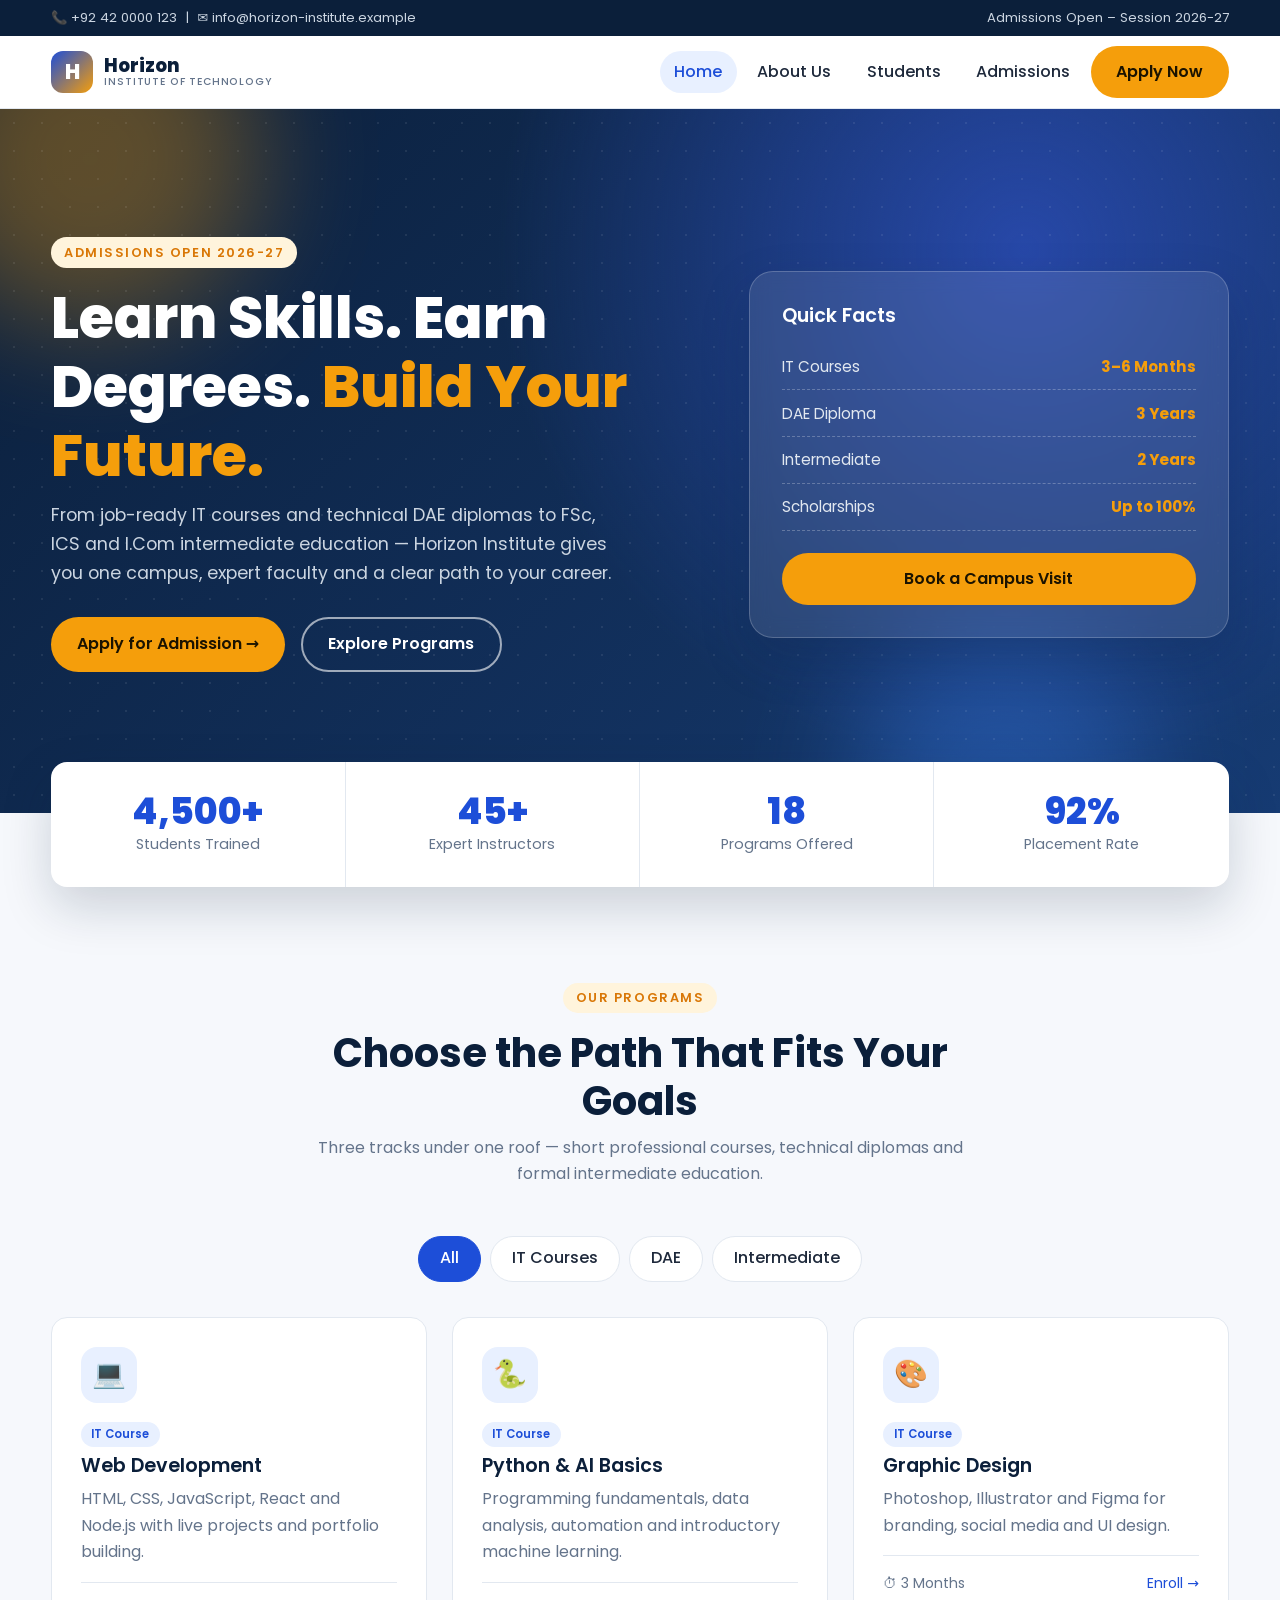
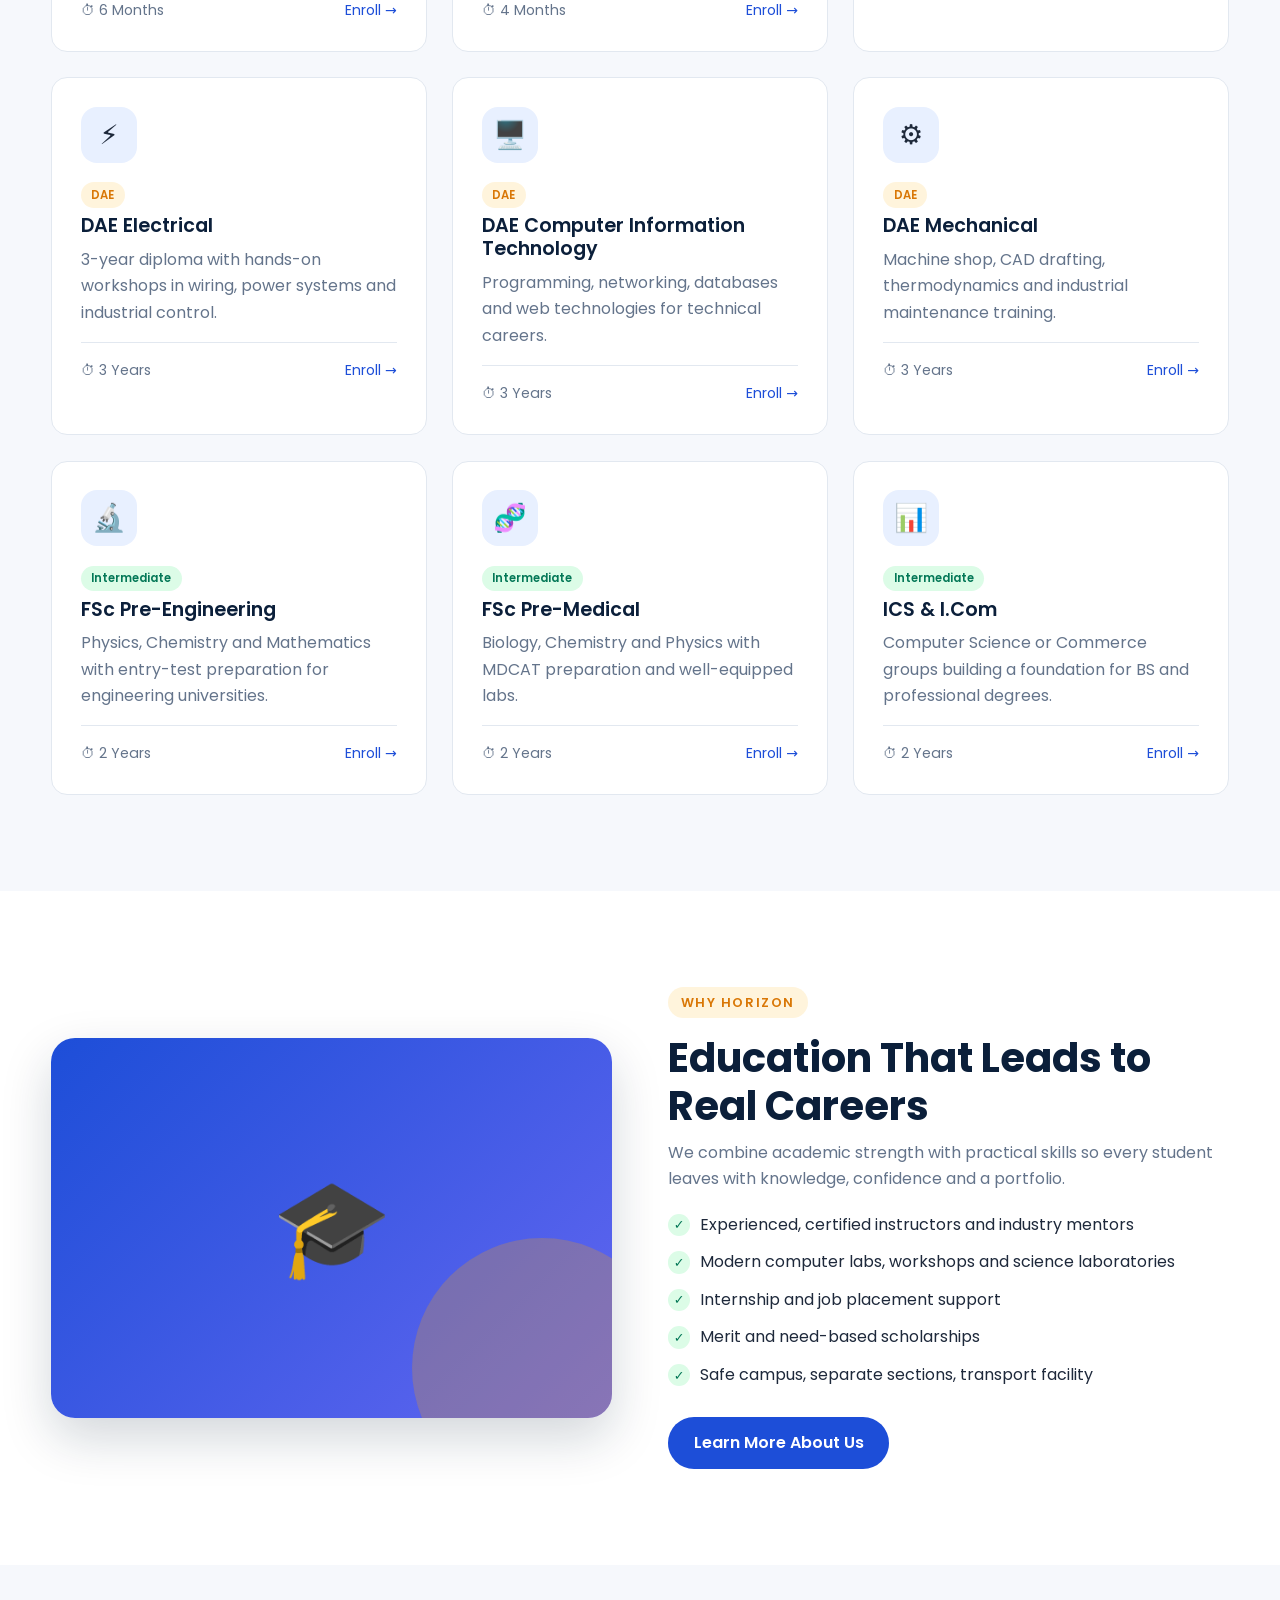
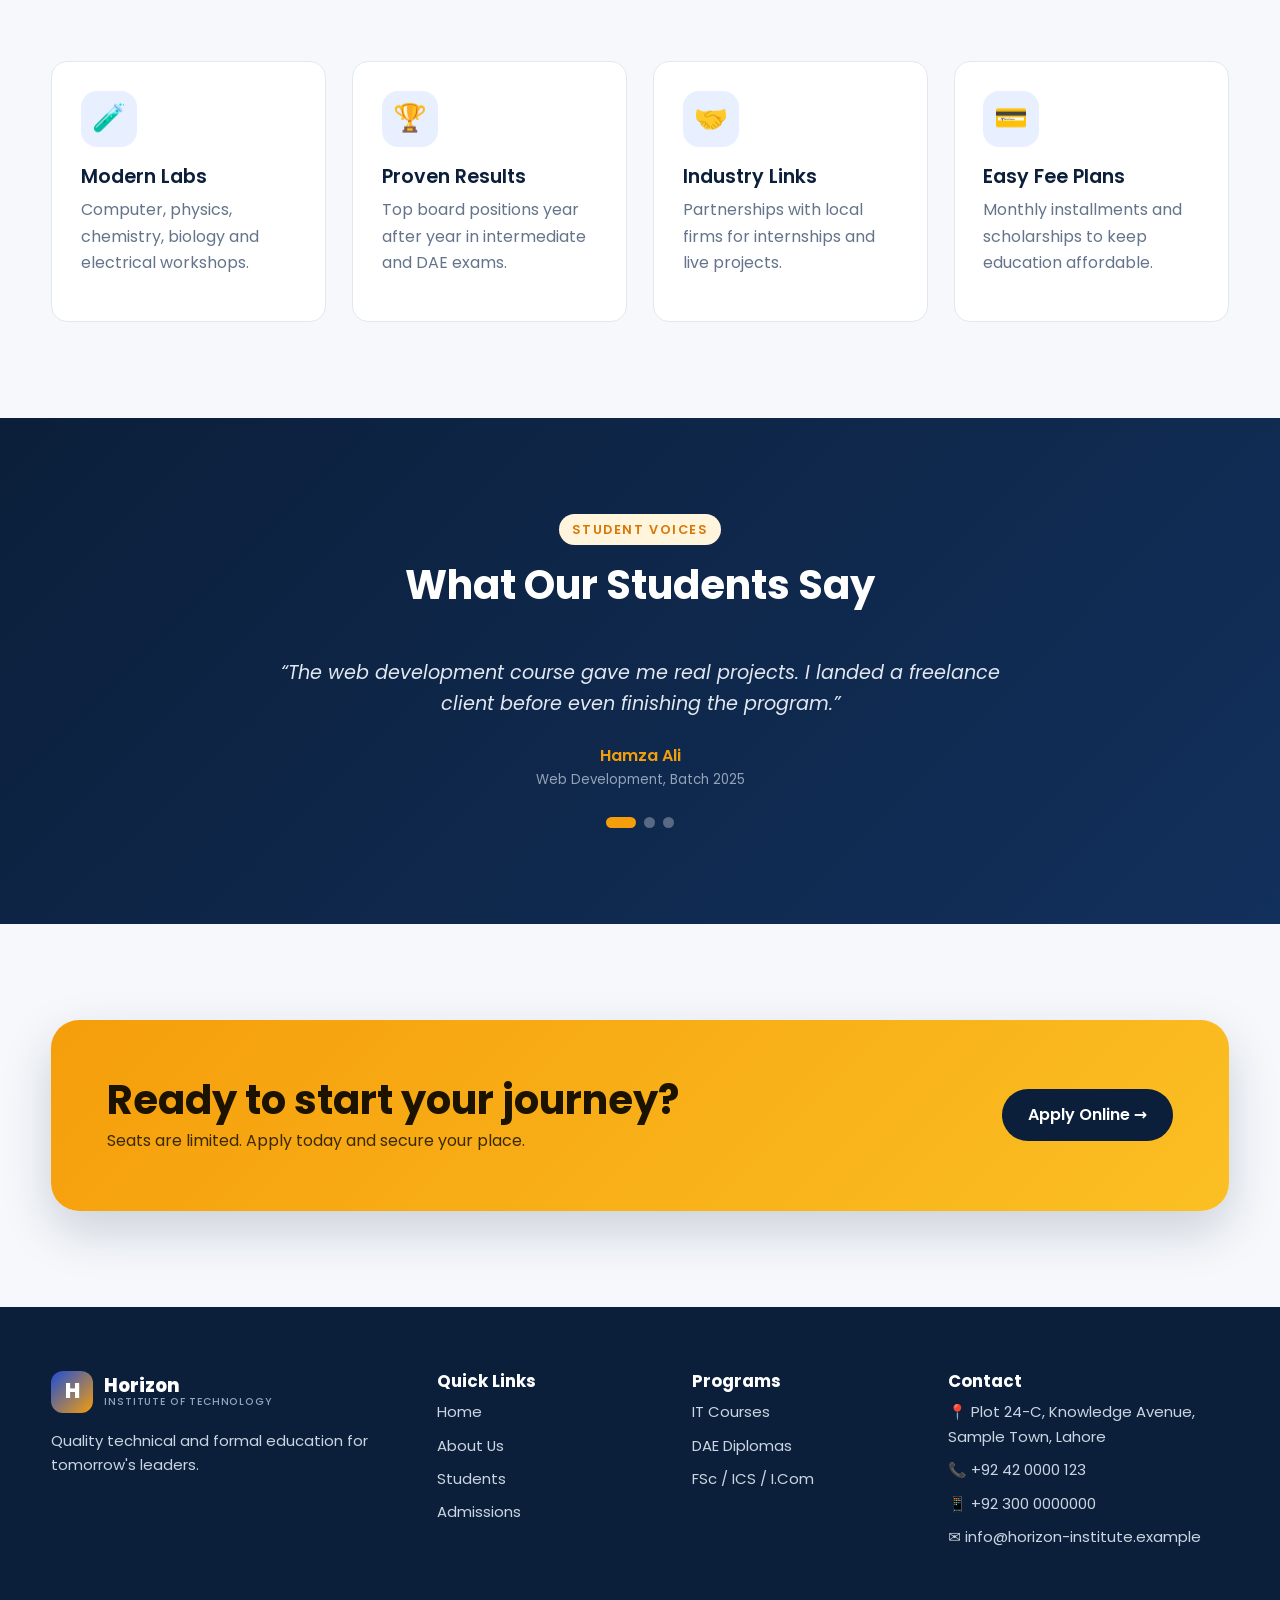
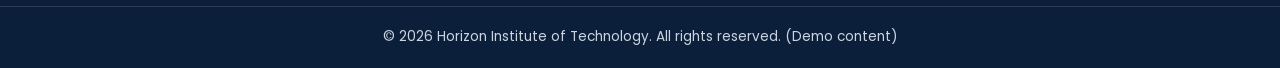
<file: index.html>
<!DOCTYPE html>
<html lang="en">
<head>
  <meta charset="UTF-8">
  <meta name="viewport" content="width=device-width, initial-scale=1">
  <title>Horizon Institute of Technology | IT Courses, DAE & Intermediate</title>
  <meta name="description" content="Horizon Institute of Technology offers professional IT courses, DAE diplomas and FSc/ICS/I.Com intermediate education. Admissions open.">
  <link rel="preconnect" href="https://fonts.googleapis.com">
  <link rel="preconnect" href="https://fonts.gstatic.com" crossorigin>
  <link href="https://fonts.googleapis.com/css2?family=Poppins:wght@400;500;600;700;800&display=swap" rel="stylesheet">
  <link rel="stylesheet" href="style.css">
</head>
<body>

<div class="topbar"><div class="container">
  <span>📞 <a href="tel:+920420000123">+92 42 0000 123</a> &nbsp;|&nbsp; ✉️ <a href="mailto:info@horizon-institute.example">info@horizon-institute.example</a></span>
  <span>Admissions Open – Session 2026-27</span>
</div></div>

<header class="site-header"><div class="container nav">
  <a class="brand" href="index.html"><span class="logo">H</span><span>Horizon<small>Institute of Technology</small></span></a>
  <button class="nav-toggle" aria-label="Toggle menu" aria-expanded="false" aria-controls="menu"><span></span></button>
  <nav id="menu" aria-label="Main">
    <a href="index.html">Home</a>
    <a href="about.html">About Us</a>
    <a href="students.html">Students</a>
    <a href="admissions.html">Admissions</a>
    <a class="btn btn-accent" href="admissions.html">Apply Now</a>
  </nav>
</div></header>

<main>
<!-- HERO -->
<section class="hero">
  <span class="blob a"></span><span class="blob b"></span>
  <div class="container">
    <div>
      <span class="eyebrow">Admissions Open 2026-27</span>
      <h1>Learn Skills. Earn Degrees. <em>Build Your Future.</em></h1>
      <p>From job-ready IT courses and technical DAE diplomas to FSc, ICS and I.Com intermediate education — Horizon Institute gives you one campus, expert faculty and a clear path to your career.</p>
      <div class="hero-cta">
        <a class="btn btn-accent" href="admissions.html">Apply for Admission →</a>
        <a class="btn btn-ghost" href="#programs">Explore Programs</a>
      </div>
    </div>
    <aside class="hero-card">
      <h3>Quick Facts</h3>
      <ul>
        <li><span>IT Courses</span><b>3–6 Months</b></li>
        <li><span>DAE Diploma</span><b>3 Years</b></li>
        <li><span>Intermediate</span><b>2 Years</b></li>
        <li><span>Scholarships</span><b>Up to 100%</b></li>
      </ul>
      <a class="btn btn-accent" href="admissions.html" style="width:100%;justify-content:center">Book a Campus Visit</a>
    </aside>
  </div>
</section>

<!-- STATS -->
<section class="stats"><div class="container"><div class="stats-grid">
  <div class="stat"><b data-count="4500" data-suffix="+">0</b><span>Students Trained</span></div>
  <div class="stat"><b data-count="45" data-suffix="+">0</b><span>Expert Instructors</span></div>
  <div class="stat"><b data-count="18">0</b><span>Programs Offered</span></div>
  <div class="stat"><b data-count="92" data-suffix="%">0</b><span>Placement Rate</span></div>
</div></div></section>

<!-- PROGRAMS -->
<section class="section" id="programs">
  <div class="container">
    <div class="section-head reveal">
      <span class="eyebrow">Our Programs</span>
      <h2>Choose the Path That Fits Your Goals</h2>
      <p>Three tracks under one roof — short professional courses, technical diplomas and formal intermediate education.</p>
    </div>
    <div class="tabs" data-filter-group="#courseGrid" role="tablist">
      <button class="tab active" data-cat="all">All</button>
      <button class="tab" data-cat="it">IT Courses</button>
      <button class="tab" data-cat="dae">DAE</button>
      <button class="tab" data-cat="inter">Intermediate</button>
    </div>
    <div class="grid g3" id="courseGrid">
      <article class="card reveal" data-cat="it"><div class="icon">💻</div><span class="tag">IT Course</span><h3>Web Development</h3><p>HTML, CSS, JavaScript, React and Node.js with live projects and portfolio building.</p><div class="meta"><span>⏱ 6 Months</span><a href="admissions.html?program=IT%20Course">Enroll →</a></div></article>
      <article class="card reveal" data-cat="it"><div class="icon">🐍</div><span class="tag">IT Course</span><h3>Python & AI Basics</h3><p>Programming fundamentals, data analysis, automation and introductory machine learning.</p><div class="meta"><span>⏱ 4 Months</span><a href="admissions.html?program=IT%20Course">Enroll →</a></div></article>
      <article class="card reveal" data-cat="it"><div class="icon">🎨</div><span class="tag">IT Course</span><h3>Graphic Design</h3><p>Photoshop, Illustrator and Figma for branding, social media and UI design.</p><div class="meta"><span>⏱ 3 Months</span><a href="admissions.html?program=IT%20Course">Enroll →</a></div></article>
      <article class="card reveal" data-cat="dae"><div class="icon">⚡</div><span class="tag amber">DAE</span><h3>DAE Electrical</h3><p>3-year diploma with hands-on workshops in wiring, power systems and industrial control.</p><div class="meta"><span>⏱ 3 Years</span><a href="admissions.html?program=DAE">Enroll →</a></div></article>
      <article class="card reveal" data-cat="dae"><div class="icon">🖥️</div><span class="tag amber">DAE</span><h3>DAE Computer Information Technology</h3><p>Programming, networking, databases and web technologies for technical careers.</p><div class="meta"><span>⏱ 3 Years</span><a href="admissions.html?program=DAE">Enroll →</a></div></article>
      <article class="card reveal" data-cat="dae"><div class="icon">⚙️</div><span class="tag amber">DAE</span><h3>DAE Mechanical</h3><p>Machine shop, CAD drafting, thermodynamics and industrial maintenance training.</p><div class="meta"><span>⏱ 3 Years</span><a href="admissions.html?program=DAE">Enroll →</a></div></article>
      <article class="card reveal" data-cat="inter"><div class="icon">🔬</div><span class="tag green">Intermediate</span><h3>FSc Pre-Engineering</h3><p>Physics, Chemistry and Mathematics with entry-test preparation for engineering universities.</p><div class="meta"><span>⏱ 2 Years</span><a href="admissions.html?program=Intermediate">Enroll →</a></div></article>
      <article class="card reveal" data-cat="inter"><div class="icon">🧬</div><span class="tag green">Intermediate</span><h3>FSc Pre-Medical</h3><p>Biology, Chemistry and Physics with MDCAT preparation and well-equipped labs.</p><div class="meta"><span>⏱ 2 Years</span><a href="admissions.html?program=Intermediate">Enroll →</a></div></article>
      <article class="card reveal" data-cat="inter"><div class="icon">📊</div><span class="tag green">Intermediate</span><h3>ICS & I.Com</h3><p>Computer Science or Commerce groups building a foundation for BS and professional degrees.</p><div class="meta"><span>⏱ 2 Years</span><a href="admissions.html?program=Intermediate">Enroll →</a></div></article>
    </div>
  </div>
</section>

<!-- WHY US -->
<section class="section alt">
  <div class="container split">
    <div class="visual reveal">🎓</div>
    <div class="reveal">
      <span class="eyebrow">Why Horizon</span>
      <h2>Education That Leads to Real Careers</h2>
      <p>We combine academic strength with practical skills so every student leaves with knowledge, confidence and a portfolio.</p>
      <ul class="checks">
        <li>Experienced, certified instructors and industry mentors</li>
        <li>Modern computer labs, workshops and science laboratories</li>
        <li>Internship and job placement support</li>
        <li>Merit and need-based scholarships</li>
        <li>Safe campus, separate sections, transport facility</li>
      </ul>
      <a class="btn" href="about.html">Learn More About Us</a>
    </div>
  </div>
</section>

<!-- FEATURES -->
<section class="section">
  <div class="container">
    <div class="grid g4">
      <div class="card reveal"><div class="icon">🧪</div><h3>Modern Labs</h3><p>Computer, physics, chemistry, biology and electrical workshops.</p></div>
      <div class="card reveal"><div class="icon">🏆</div><h3>Proven Results</h3><p>Top board positions year after year in intermediate and DAE exams.</p></div>
      <div class="card reveal"><div class="icon">🤝</div><h3>Industry Links</h3><p>Partnerships with local firms for internships and live projects.</p></div>
      <div class="card reveal"><div class="icon">💳</div><h3>Easy Fee Plans</h3><p>Monthly installments and scholarships to keep education affordable.</p></div>
    </div>
  </div>
</section>

<!-- TESTIMONIALS -->
<section class="section dark">
  <div class="container">
    <div class="section-head"><span class="eyebrow">Student Voices</span><h2>What Our Students Say</h2></div>
    <div class="slider">
      <div class="slide"><blockquote>“The web development course gave me real projects. I landed a freelance client before even finishing the program.”</blockquote><cite>Hamza Ali</cite><small>Web Development, Batch 2025</small></div>
      <div class="slide"><blockquote>“Teachers here care. The DAE workshops were hands-on and I got an internship in my final year.”</blockquote><cite>Usman Tariq</cite><small>DAE Electrical, Class of 2025</small></div>
      <div class="slide"><blockquote>“My FSc Pre-Medical journey was well guided — the test preparation sessions made all the difference.”</blockquote><cite>Sana Fatima</cite><small>FSc Pre-Medical, 2026</small></div>
      <div class="dots"></div>
    </div>
  </div>
</section>

<!-- CTA -->
<section class="section">
  <div class="container"><div class="cta reveal">
    <div><h2>Ready to start your journey?</h2><p>Seats are limited. Apply today and secure your place.</p></div>
    <a class="btn" href="admissions.html">Apply Online →</a>
  </div></div>
</section>
</main>

<footer>
  <div class="container foot-grid">
    <div>
      <a class="brand" href="index.html" style="color:#fff"><span class="logo">H</span><span>Horizon<small style="color:#94a3b8">Institute of Technology</small></span></a>
      <p style="margin-top:1rem">Quality technical and formal education for tomorrow's leaders.</p>
    </div>
    <div><h4>Quick Links</h4><ul><li><a href="index.html">Home</a></li><li><a href="about.html">About Us</a></li><li><a href="students.html">Students</a></li><li><a href="admissions.html">Admissions</a></li></ul></div>
    <div><h4>Programs</h4><ul><li><a href="admissions.html?program=IT%20Course">IT Courses</a></li><li><a href="admissions.html?program=DAE">DAE Diplomas</a></li><li><a href="admissions.html?program=Intermediate">FSc / ICS / I.Com</a></li></ul></div>
    <div><h4>Contact</h4><ul><li>📍 Plot 24-C, Knowledge Avenue, Sample Town, Lahore</li><li>📞 +92 42 0000 123</li><li>📱 +92 300 0000000</li><li>✉️ info@horizon-institute.example</li></ul></div>
  </div>
  <div class="copy">© <span class="year">2026</span> Horizon Institute of Technology. All rights reserved. (Demo content)</div>
</footer>
<button class="to-top" aria-label="Back to top">↑</button>
<script src="main.js" defer></script>
</body>
</html>
</file>
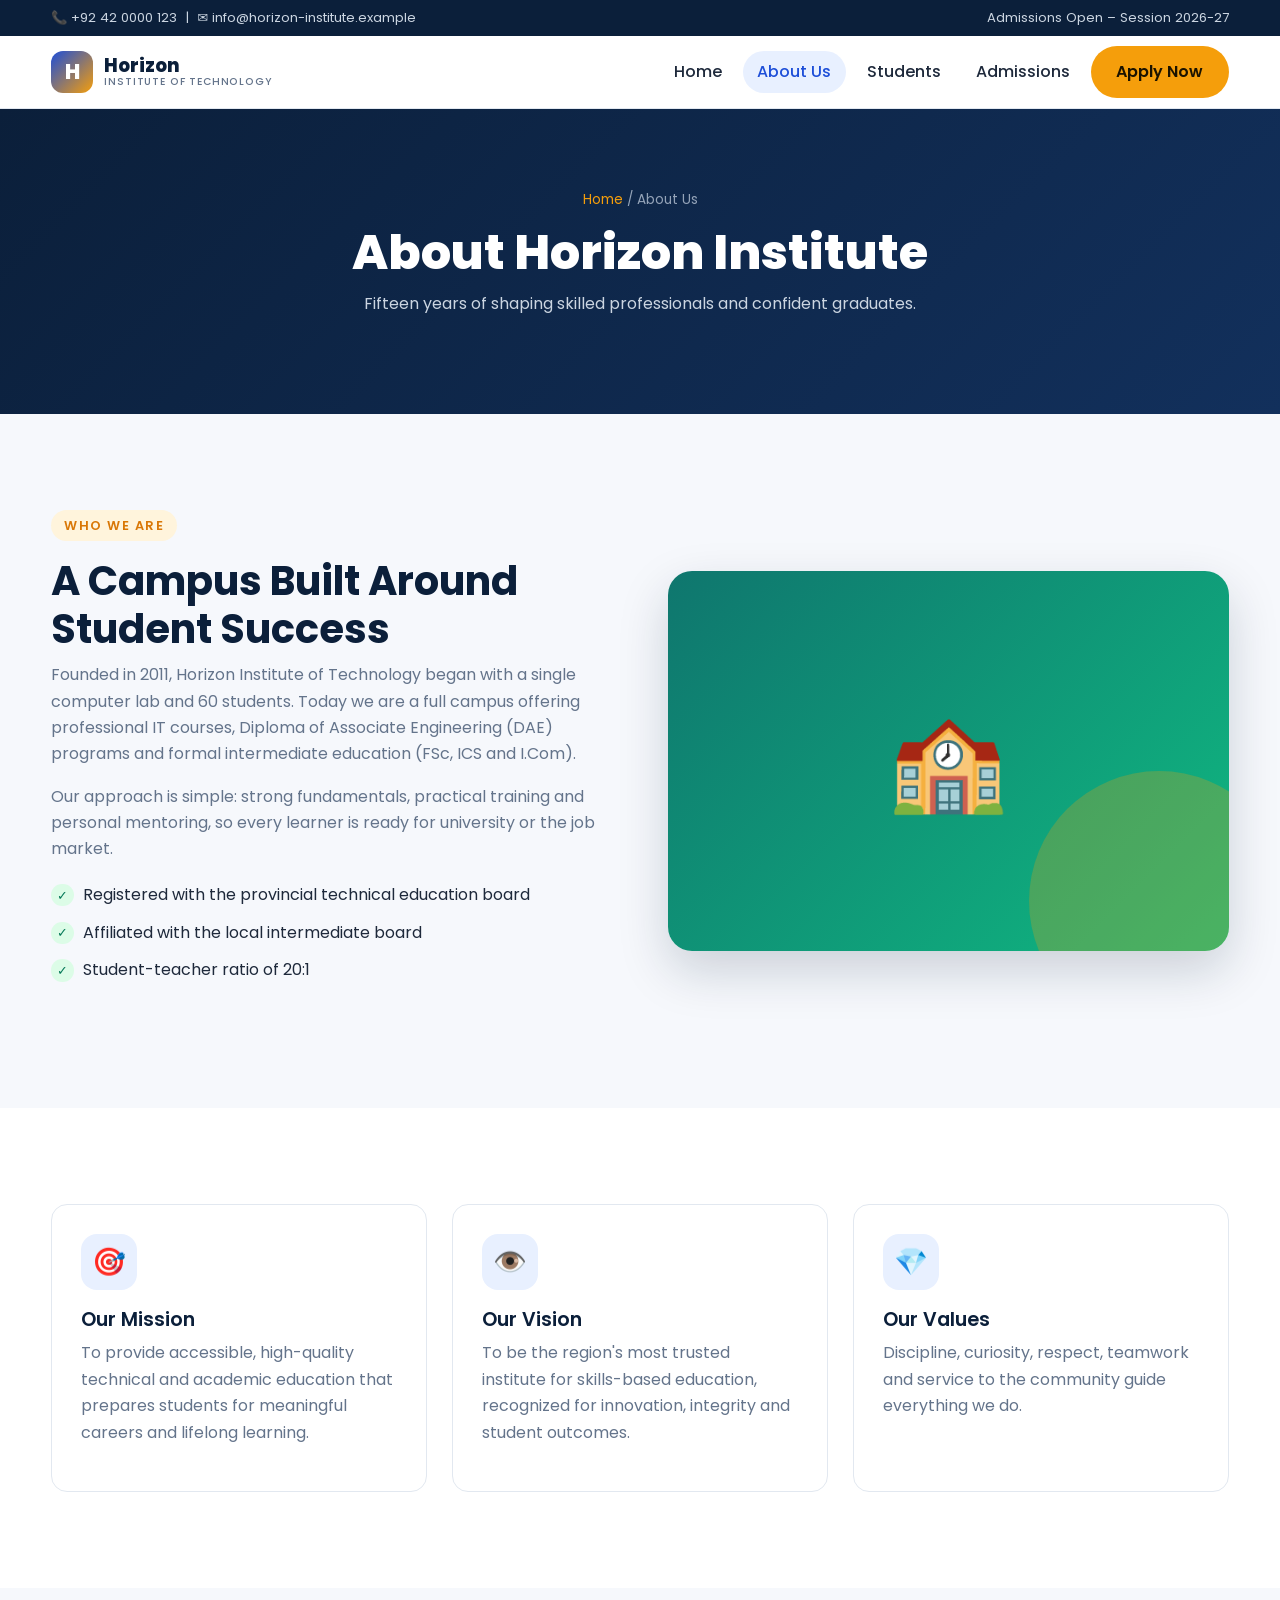
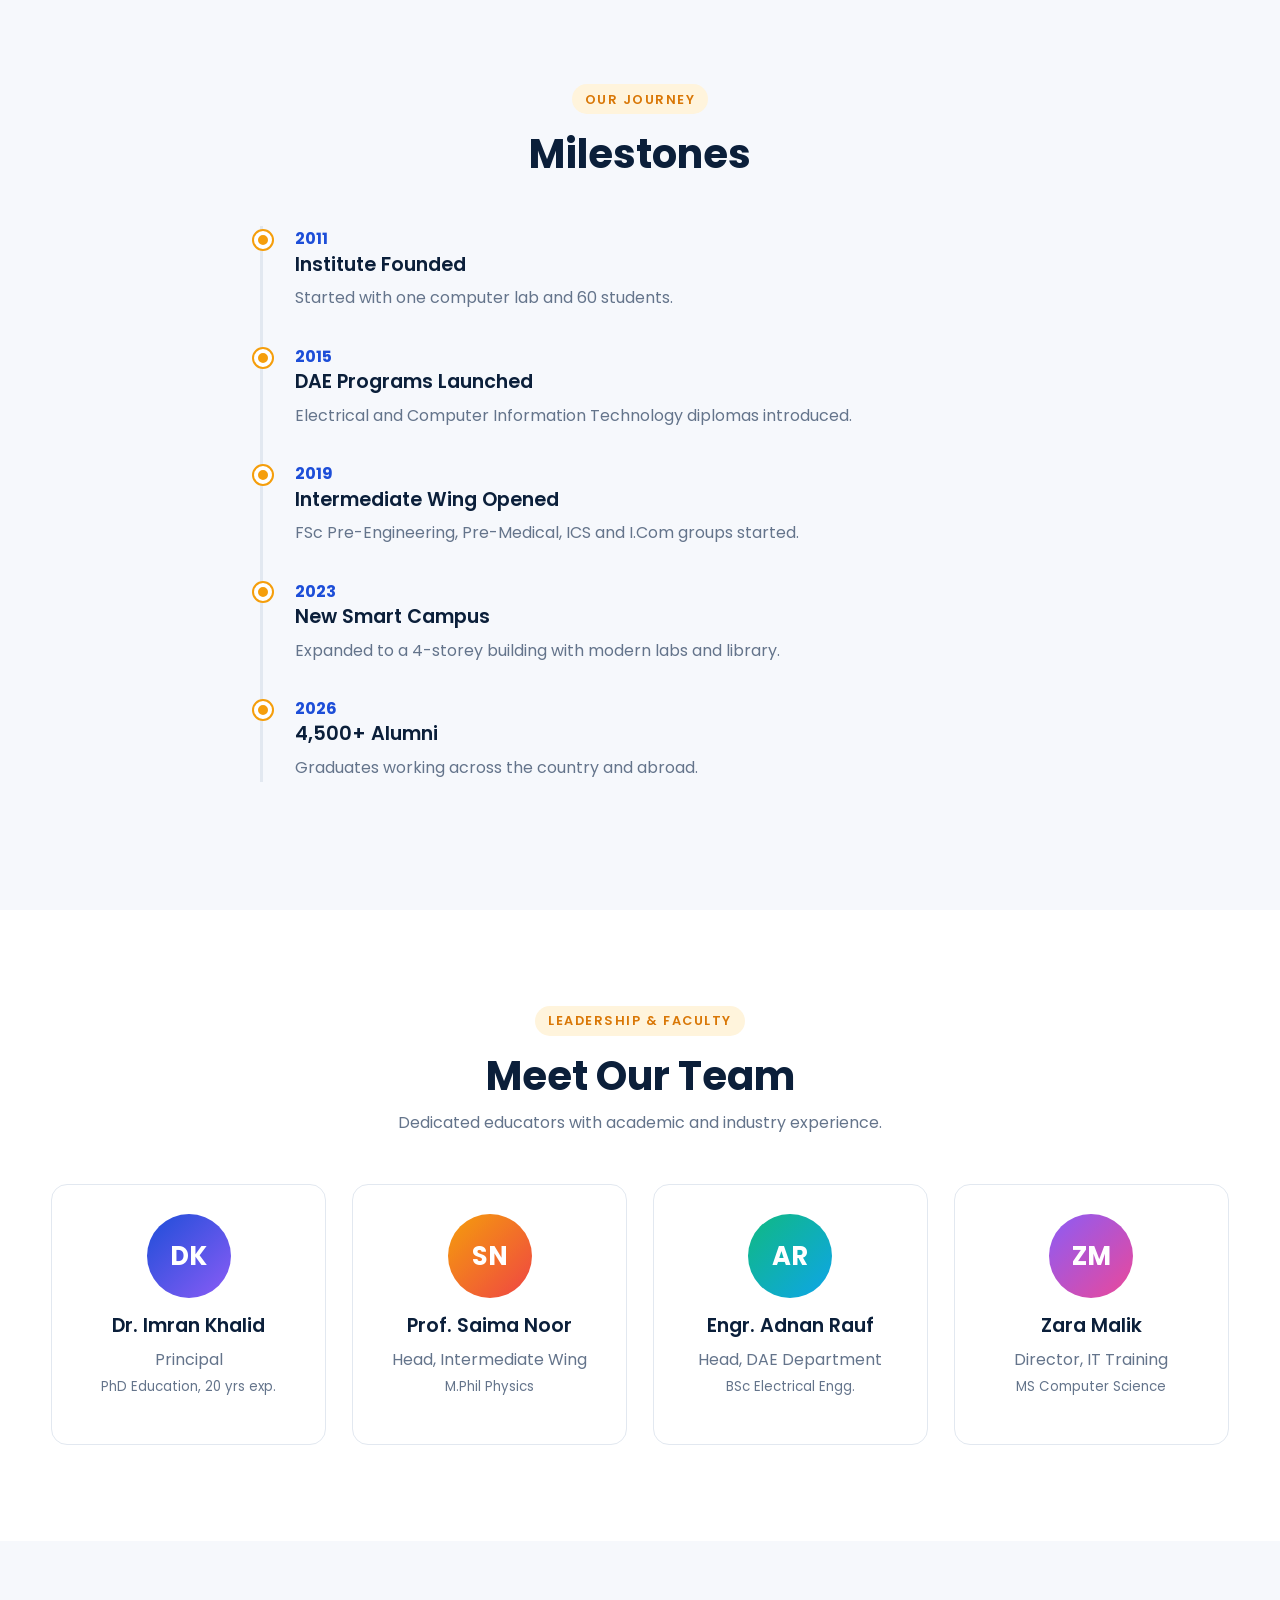
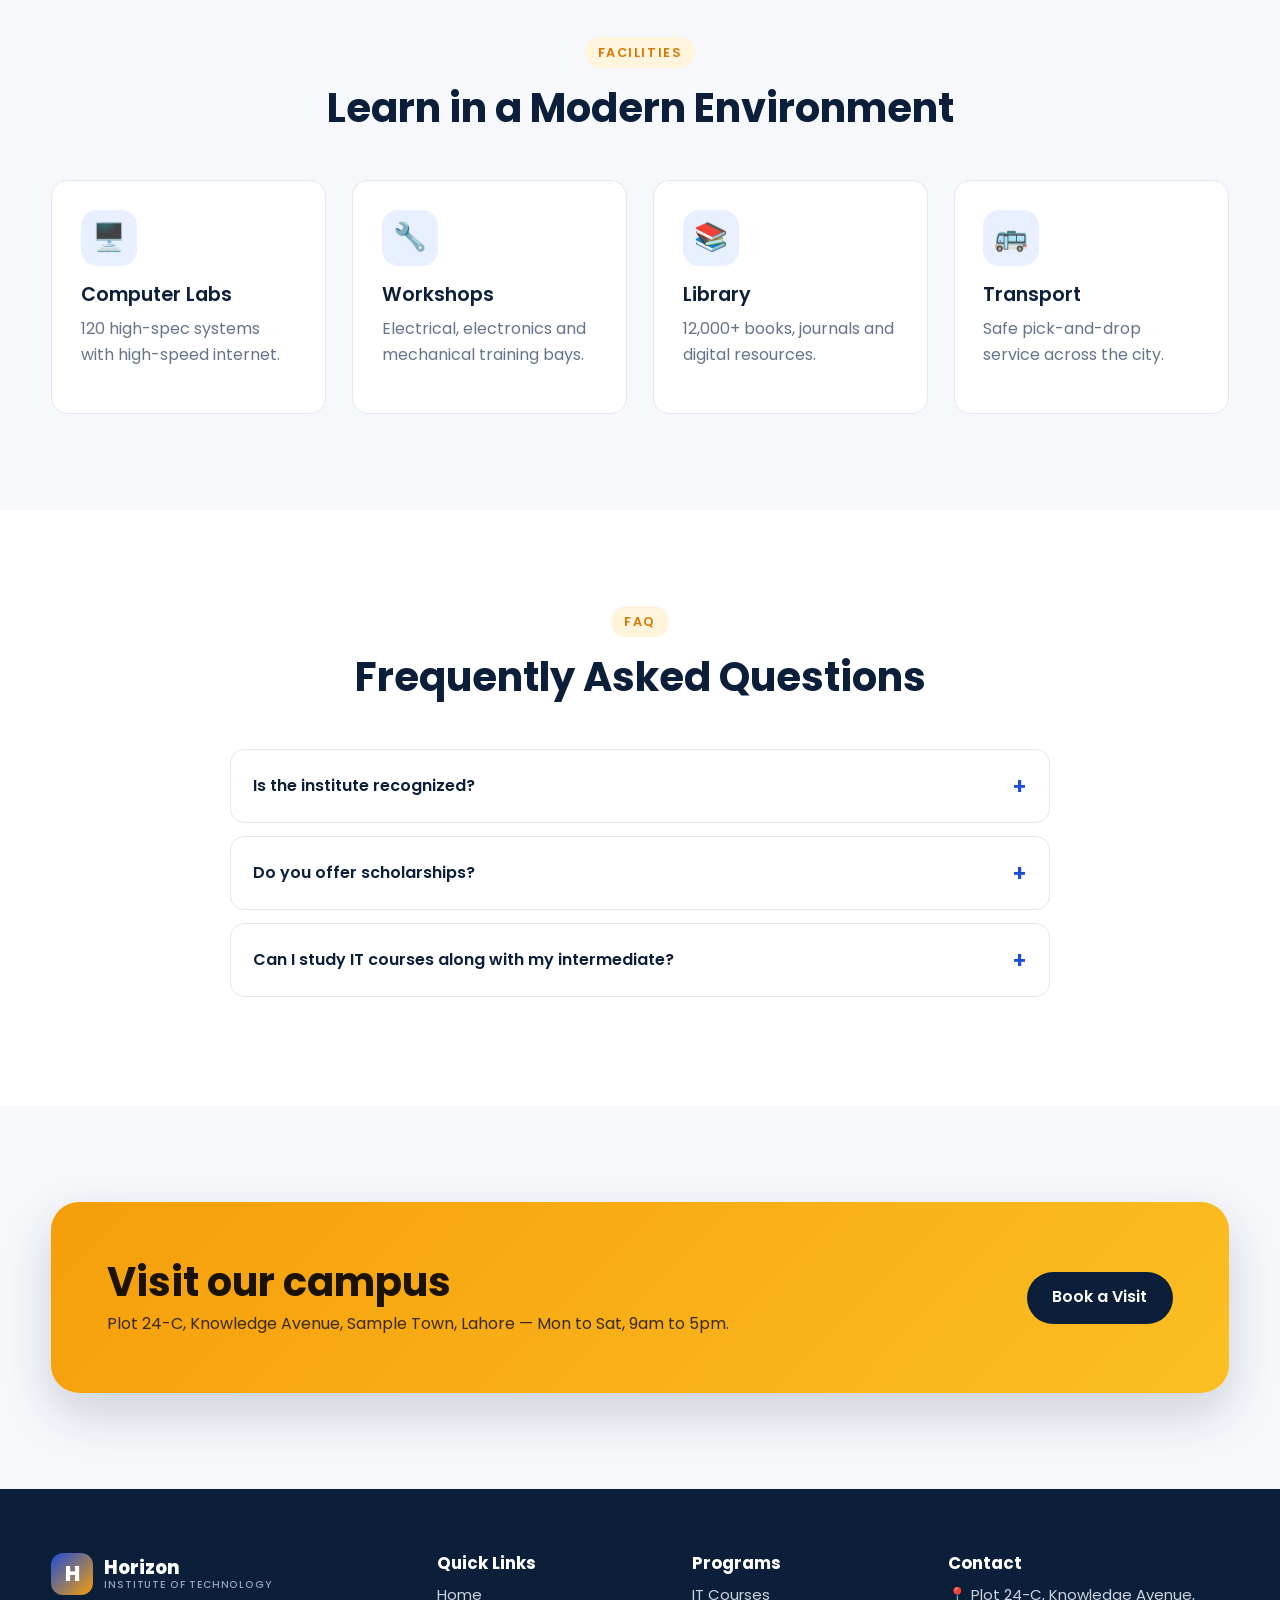
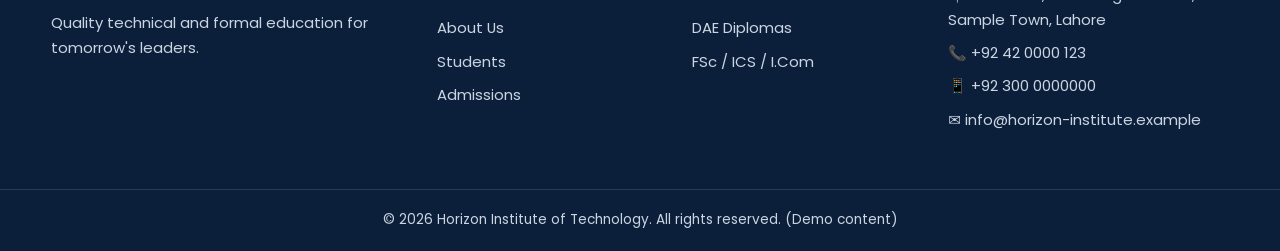
<file: about.html>
<!DOCTYPE html>
<html lang="en">
<head>
  <meta charset="UTF-8">
  <meta name="viewport" content="width=device-width, initial-scale=1">
  <title>About Us | Horizon Institute of Technology</title>
  <meta name="description" content="Learn about Horizon Institute of Technology — our mission, history, faculty and facilities.">
  <link rel="preconnect" href="https://fonts.googleapis.com">
  <link rel="preconnect" href="https://fonts.gstatic.com" crossorigin>
  <link href="https://fonts.googleapis.com/css2?family=Poppins:wght@400;500;600;700;800&display=swap" rel="stylesheet">
  <link rel="stylesheet" href="style.css">
</head>
<body>

<div class="topbar"><div class="container">
  <span>📞 <a href="tel:+920420000123">+92 42 0000 123</a> &nbsp;|&nbsp; ✉️ <a href="mailto:info@horizon-institute.example">info@horizon-institute.example</a></span>
  <span>Admissions Open – Session 2026-27</span>
</div></div>

<header class="site-header"><div class="container nav">
  <a class="brand" href="index.html"><span class="logo">H</span><span>Horizon<small>Institute of Technology</small></span></a>
  <button class="nav-toggle" aria-label="Toggle menu" aria-expanded="false" aria-controls="menu"><span></span></button>
  <nav id="menu" aria-label="Main">
    <a href="index.html">Home</a>
    <a href="about.html">About Us</a>
    <a href="students.html">Students</a>
    <a href="admissions.html">Admissions</a>
    <a class="btn btn-accent" href="admissions.html">Apply Now</a>
  </nav>
</div></header>

<main>
<section class="page-hero"><div class="container">
  <div class="crumbs"><a href="index.html">Home</a> / About Us</div>
  <h1>About Horizon Institute</h1>
  <p>Fifteen years of shaping skilled professionals and confident graduates.</p>
</div></section>

<section class="section">
  <div class="container split">
    <div class="reveal">
      <span class="eyebrow">Who We Are</span>
      <h2>A Campus Built Around Student Success</h2>
      <p>Founded in 2011, Horizon Institute of Technology began with a single computer lab and 60 students. Today we are a full campus offering professional IT courses, Diploma of Associate Engineering (DAE) programs and formal intermediate education (FSc, ICS and I.Com).</p>
      <p>Our approach is simple: strong fundamentals, practical training and personal mentoring, so every learner is ready for university or the job market.</p>
      <ul class="checks"><li>Registered with the provincial technical education board</li><li>Affiliated with the local intermediate board</li><li>Student-teacher ratio of 20:1</li></ul>
    </div>
    <div class="visual v2 reveal">🏫</div>
  </div>
</section>

<section class="section alt">
  <div class="container">
    <div class="grid g3">
      <div class="card reveal"><div class="icon">🎯</div><h3>Our Mission</h3><p>To provide accessible, high-quality technical and academic education that prepares students for meaningful careers and lifelong learning.</p></div>
      <div class="card reveal"><div class="icon">👁️</div><h3>Our Vision</h3><p>To be the region's most trusted institute for skills-based education, recognized for innovation, integrity and student outcomes.</p></div>
      <div class="card reveal"><div class="icon">💎</div><h3>Our Values</h3><p>Discipline, curiosity, respect, teamwork and service to the community guide everything we do.</p></div>
    </div>
  </div>
</section>

<section class="section">
  <div class="container">
    <div class="section-head reveal"><span class="eyebrow">Our Journey</span><h2>Milestones</h2></div>
    <div class="timeline">
      <div class="tl reveal"><b>2011</b><h3>Institute Founded</h3><p>Started with one computer lab and 60 students.</p></div>
      <div class="tl reveal"><b>2015</b><h3>DAE Programs Launched</h3><p>Electrical and Computer Information Technology diplomas introduced.</p></div>
      <div class="tl reveal"><b>2019</b><h3>Intermediate Wing Opened</h3><p>FSc Pre-Engineering, Pre-Medical, ICS and I.Com groups started.</p></div>
      <div class="tl reveal"><b>2023</b><h3>New Smart Campus</h3><p>Expanded to a 4-storey building with modern labs and library.</p></div>
      <div class="tl reveal"><b>2026</b><h3>4,500+ Alumni</h3><p>Graduates working across the country and abroad.</p></div>
    </div>
  </div>
</section>

<section class="section alt">
  <div class="container">
    <div class="section-head reveal"><span class="eyebrow">Leadership & Faculty</span><h2>Meet Our Team</h2><p>Dedicated educators with academic and industry experience.</p></div>
    <div class="grid g4">
      <div class="card student reveal"><div class="avatar">DK</div><h3>Dr. Imran Khalid</h3><p>Principal<br><small>PhD Education, 20 yrs exp.</small></p></div>
      <div class="card student reveal"><div class="avatar" style="background:linear-gradient(135deg,#f59e0b,#ef4444)">SN</div><h3>Prof. Saima Noor</h3><p>Head, Intermediate Wing<br><small>M.Phil Physics</small></p></div>
      <div class="card student reveal"><div class="avatar" style="background:linear-gradient(135deg,#10b981,#0ea5e9)">AR</div><h3>Engr. Adnan Rauf</h3><p>Head, DAE Department<br><small>BSc Electrical Engg.</small></p></div>
      <div class="card student reveal"><div class="avatar" style="background:linear-gradient(135deg,#8b5cf6,#ec4899)">ZM</div><h3>Zara Malik</h3><p>Director, IT Training<br><small>MS Computer Science</small></p></div>
    </div>
  </div>
</section>

<section class="section">
  <div class="container">
    <div class="section-head reveal"><span class="eyebrow">Facilities</span><h2>Learn in a Modern Environment</h2></div>
    <div class="grid g4">
      <div class="card reveal"><div class="icon">🖥️</div><h3>Computer Labs</h3><p>120 high-spec systems with high-speed internet.</p></div>
      <div class="card reveal"><div class="icon">🔧</div><h3>Workshops</h3><p>Electrical, electronics and mechanical training bays.</p></div>
      <div class="card reveal"><div class="icon">📚</div><h3>Library</h3><p>12,000+ books, journals and digital resources.</p></div>
      <div class="card reveal"><div class="icon">🚌</div><h3>Transport</h3><p>Safe pick-and-drop service across the city.</p></div>
    </div>
  </div>
</section>

<section class="section alt">
  <div class="container" style="max-width:820px">
    <div class="section-head reveal"><span class="eyebrow">FAQ</span><h2>Frequently Asked Questions</h2></div>
    <div class="acc-item"><button class="acc-btn" aria-expanded="false">Is the institute recognized?</button><div class="acc-panel"><p>Yes. Our programs are affiliated with the relevant technical and intermediate boards. (Dummy information for demo.)</p></div></div>
    <div class="acc-item"><button class="acc-btn" aria-expanded="false">Do you offer scholarships?</button><div class="acc-panel"><p>We provide merit-based and need-based scholarships of up to 100% for deserving students.</p></div></div>
    <div class="acc-item"><button class="acc-btn" aria-expanded="false">Can I study IT courses along with my intermediate?</button><div class="acc-panel"><p>Yes. Evening and weekend batches allow intermediate students to learn IT skills alongside their studies.</p></div></div>
  </div>
</section>

<section class="section"><div class="container"><div class="cta reveal">
  <div><h2>Visit our campus</h2><p>Plot 24-C, Knowledge Avenue, Sample Town, Lahore — Mon to Sat, 9am to 5pm.</p></div>
  <a class="btn" href="admissions.html">Book a Visit</a>
</div></div></section>
</main>

<footer>
  <div class="container foot-grid">
    <div>
      <a class="brand" href="index.html" style="color:#fff"><span class="logo">H</span><span>Horizon<small style="color:#94a3b8">Institute of Technology</small></span></a>
      <p style="margin-top:1rem">Quality technical and formal education for tomorrow's leaders.</p>
    </div>
    <div><h4>Quick Links</h4><ul><li><a href="index.html">Home</a></li><li><a href="about.html">About Us</a></li><li><a href="students.html">Students</a></li><li><a href="admissions.html">Admissions</a></li></ul></div>
    <div><h4>Programs</h4><ul><li><a href="admissions.html?program=IT%20Course">IT Courses</a></li><li><a href="admissions.html?program=DAE">DAE Diplomas</a></li><li><a href="admissions.html?program=Intermediate">FSc / ICS / I.Com</a></li></ul></div>
    <div><h4>Contact</h4><ul><li>📍 Plot 24-C, Knowledge Avenue, Sample Town, Lahore</li><li>📞 +92 42 0000 123</li><li>📱 +92 300 0000000</li><li>✉️ info@horizon-institute.example</li></ul></div>
  </div>
  <div class="copy">© <span class="year">2026</span> Horizon Institute of Technology. All rights reserved. (Demo content)</div>
</footer>
<button class="to-top" aria-label="Back to top">↑</button>
<script src="main.js" defer></script>
</body>
</html>
</file>
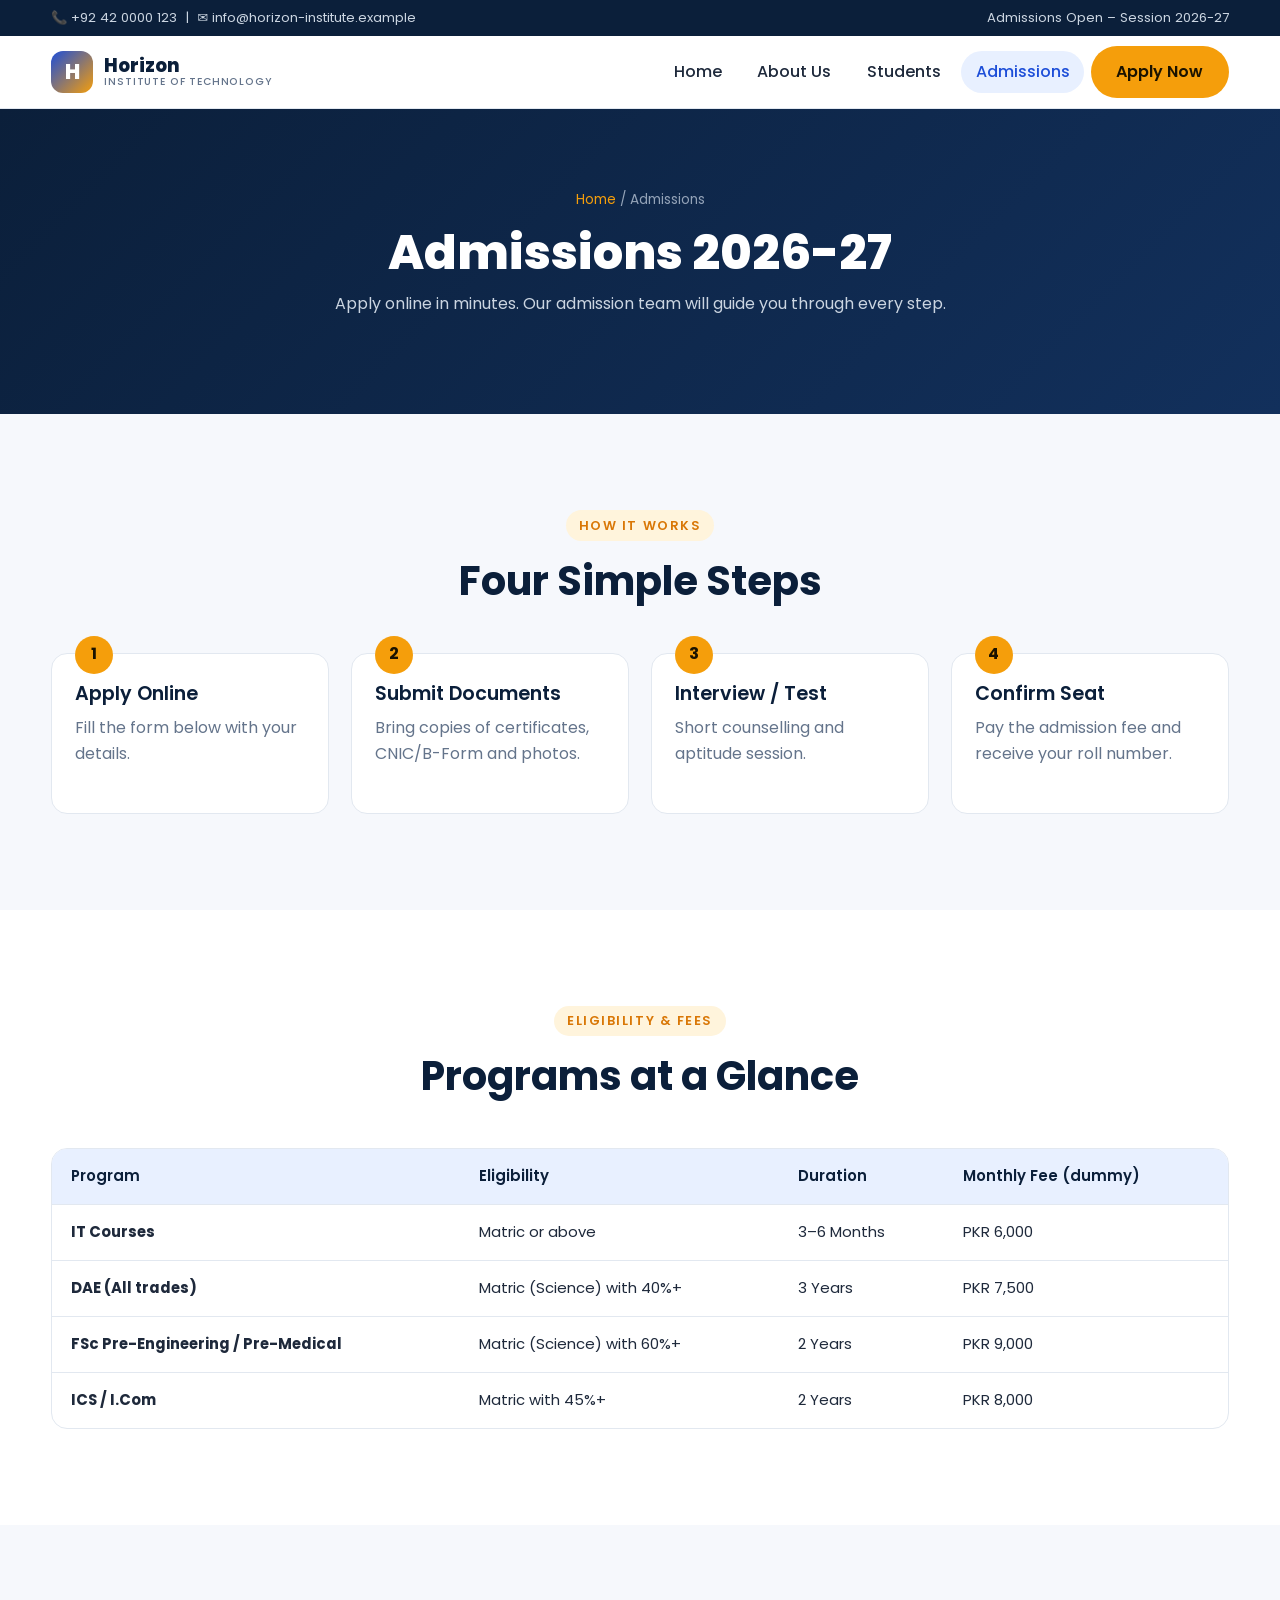
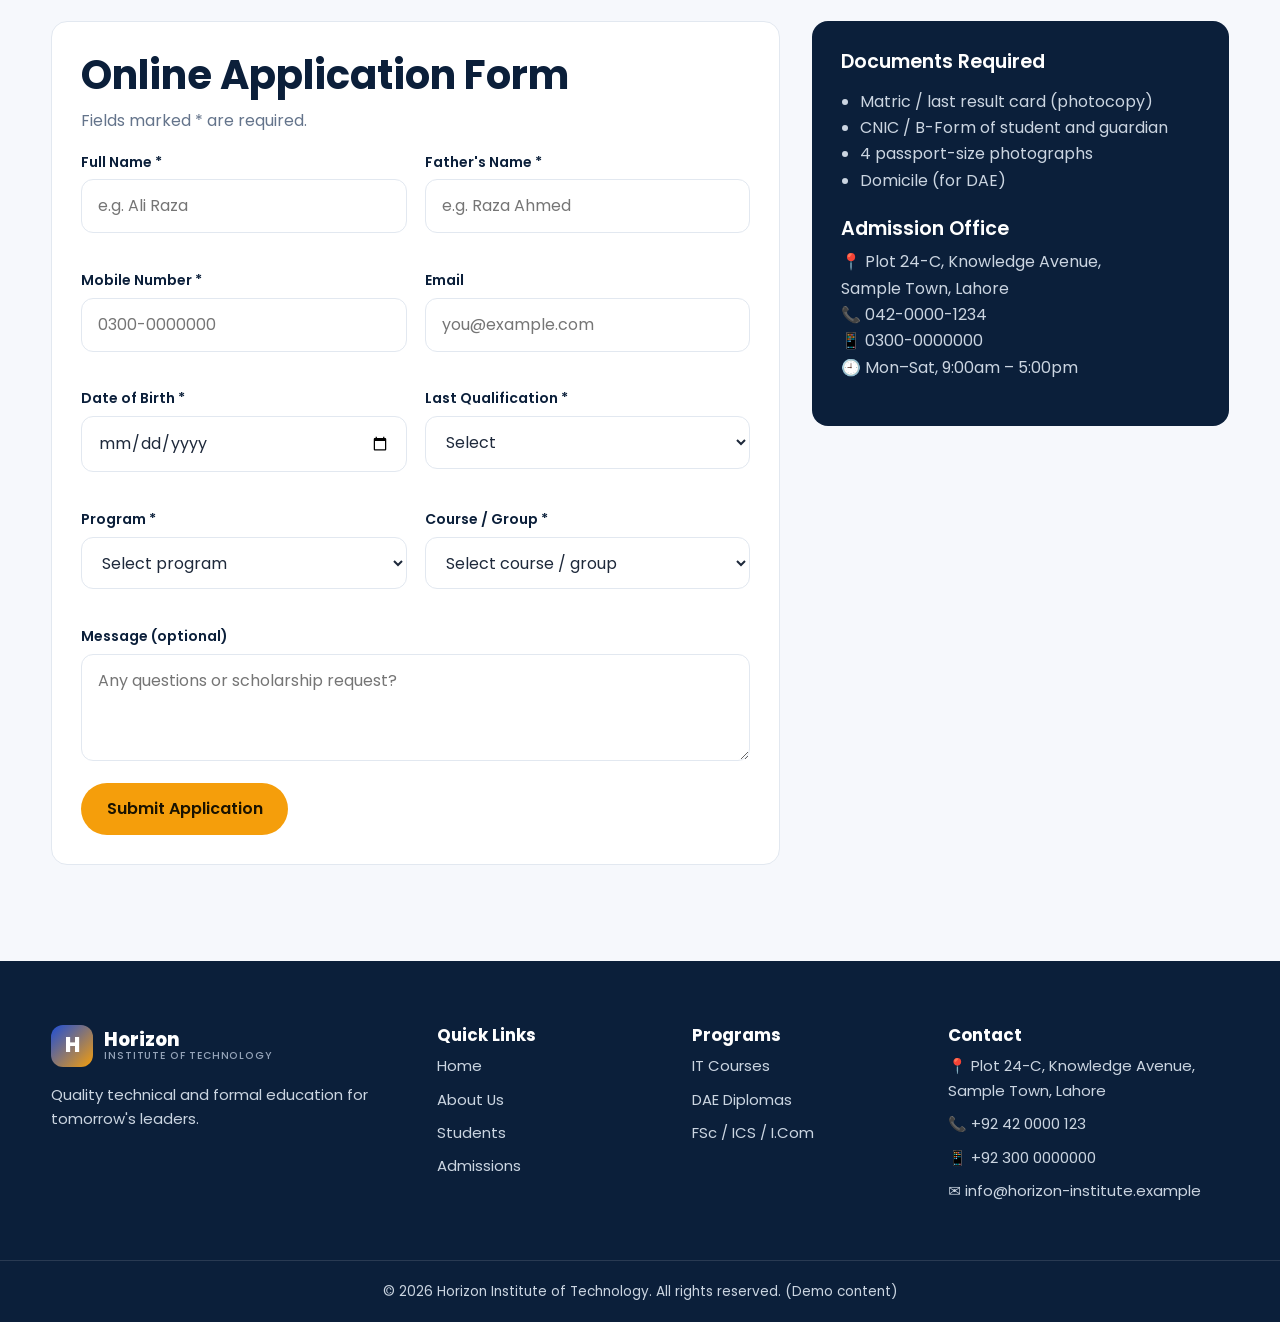
<file: admissions.html>
<!DOCTYPE html>
<html lang="en">
<head>
  <meta charset="UTF-8">
  <meta name="viewport" content="width=device-width, initial-scale=1">
  <title>Admissions | Horizon Institute of Technology</title>
  <meta name="description" content="Apply online for IT courses, DAE diplomas and intermediate programs at Horizon Institute of Technology.">
  <link rel="preconnect" href="https://fonts.googleapis.com">
  <link rel="preconnect" href="https://fonts.gstatic.com" crossorigin>
  <link href="https://fonts.googleapis.com/css2?family=Poppins:wght@400;500;600;700;800&display=swap" rel="stylesheet">
  <link rel="stylesheet" href="style.css">
</head>
<body>

<div class="topbar"><div class="container">
  <span>📞 <a href="tel:+920420000123">+92 42 0000 123</a> &nbsp;|&nbsp; ✉️ <a href="mailto:info@horizon-institute.example">info@horizon-institute.example</a></span>
  <span>Admissions Open – Session 2026-27</span>
</div></div>

<header class="site-header"><div class="container nav">
  <a class="brand" href="index.html"><span class="logo">H</span><span>Horizon<small>Institute of Technology</small></span></a>
  <button class="nav-toggle" aria-label="Toggle menu" aria-expanded="false" aria-controls="menu"><span></span></button>
  <nav id="menu" aria-label="Main">
    <a href="index.html">Home</a>
    <a href="about.html">About Us</a>
    <a href="students.html">Students</a>
    <a href="admissions.html">Admissions</a>
    <a class="btn btn-accent" href="admissions.html">Apply Now</a>
  </nav>
</div></header>

<main>
<section class="page-hero"><div class="container">
  <div class="crumbs"><a href="index.html">Home</a> / Admissions</div>
  <h1>Admissions 2026-27</h1>
  <p>Apply online in minutes. Our admission team will guide you through every step.</p>
</div></section>

<section class="section">
  <div class="container">
    <div class="section-head reveal"><span class="eyebrow">How It Works</span><h2>Four Simple Steps</h2></div>
    <div class="steps">
      <div class="step reveal"><h3>Apply Online</h3><p>Fill the form below with your details.</p></div>
      <div class="step reveal"><h3>Submit Documents</h3><p>Bring copies of certificates, CNIC/B-Form and photos.</p></div>
      <div class="step reveal"><h3>Interview / Test</h3><p>Short counselling and aptitude session.</p></div>
      <div class="step reveal"><h3>Confirm Seat</h3><p>Pay the admission fee and receive your roll number.</p></div>
    </div>
  </div>
</section>

<section class="section alt">
  <div class="container">
    <div class="section-head reveal"><span class="eyebrow">Eligibility & Fees</span><h2>Programs at a Glance</h2></div>
    <div class="table-wrap reveal">
      <table>
        <thead><tr><th>Program</th><th>Eligibility</th><th>Duration</th><th>Monthly Fee (dummy)</th></tr></thead>
        <tbody>
          <tr><td><b>IT Courses</b></td><td>Matric or above</td><td>3–6 Months</td><td>PKR 6,000</td></tr>
          <tr><td><b>DAE (All trades)</b></td><td>Matric (Science) with 40%+</td><td>3 Years</td><td>PKR 7,500</td></tr>
          <tr><td><b>FSc Pre-Engineering / Pre-Medical</b></td><td>Matric (Science) with 60%+</td><td>2 Years</td><td>PKR 9,000</td></tr>
          <tr><td><b>ICS / I.Com</b></td><td>Matric with 45%+</td><td>2 Years</td><td>PKR 8,000</td></tr>
        </tbody>
      </table>
    </div>
  </div>
</section>

<section class="section" id="apply">
  <div class="container form-wrap">
    <form class="card reveal" id="admissionForm" novalidate>
      <h2>Online Application Form</h2>
      <p>Fields marked * are required.</p>
      <div class="form-grid">
        <div class="field"><label for="fullName">Full Name *</label><input id="fullName" name="fullName" type="text" autocomplete="name" placeholder="e.g. Ali Raza"><span class="err"></span></div>
        <div class="field"><label for="fatherName">Father's Name *</label><input id="fatherName" name="fatherName" type="text" placeholder="e.g. Raza Ahmed"><span class="err"></span></div>
        <div class="field"><label for="phone">Mobile Number *</label><input id="phone" name="phone" type="tel" autocomplete="tel" placeholder="0300-0000000"><span class="err"></span></div>
        <div class="field"><label for="email">Email</label><input id="email" name="email" type="email" autocomplete="email" placeholder="you@example.com"><span class="err"></span></div>
        <div class="field"><label for="dob">Date of Birth *</label><input id="dob" name="dob" type="date"><span class="err"></span></div>
        <div class="field"><label for="lastClass">Last Qualification *</label>
          <select id="lastClass" name="lastClass"><option value="">Select</option><option>Matric (Science)</option><option>Matric (Arts)</option><option>Intermediate</option><option>Other</option></select><span class="err"></span></div>
        <div class="field"><label for="program">Program *</label>
          <select id="program" name="program"><option value="">Select program</option><option>IT Course</option><option>DAE</option><option>Intermediate</option></select><span class="err"></span></div>
        <div class="field"><label for="course">Course / Group *</label>
          <select id="course" name="course"><option value="">Select course / group</option></select><span class="err"></span></div>
        <div class="field full"><label for="notes">Message (optional)</label><textarea id="notes" name="notes" rows="3" placeholder="Any questions or scholarship request?"></textarea></div>
      </div>
      <button class="btn btn-accent" type="submit" style="margin-top:1.4rem">Submit Application</button>
      <div id="formMsg" role="status" aria-live="polite"></div>
    </form>

    <aside class="reveal">
      <div class="side-box">
        <h3>Documents Required</h3>
        <ul><li>Matric / last result card (photocopy)</li><li>CNIC / B-Form of student and guardian</li><li>4 passport-size photographs</li><li>Domicile (for DAE)</li></ul>
        <h3 style="margin-top:1.4rem">Admission Office</h3>
        <p>📍 Plot 24-C, Knowledge Avenue,<br>Sample Town, Lahore<br>📞 042-0000-1234<br>📱 0300-0000000<br>🕘 Mon–Sat, 9:00am – 5:00pm</p>
      </div>
    </aside>
  </div>
</section>
</main>

<footer>
  <div class="container foot-grid">
    <div>
      <a class="brand" href="index.html" style="color:#fff"><span class="logo">H</span><span>Horizon<small style="color:#94a3b8">Institute of Technology</small></span></a>
      <p style="margin-top:1rem">Quality technical and formal education for tomorrow's leaders.</p>
    </div>
    <div><h4>Quick Links</h4><ul><li><a href="index.html">Home</a></li><li><a href="about.html">About Us</a></li><li><a href="students.html">Students</a></li><li><a href="admissions.html">Admissions</a></li></ul></div>
    <div><h4>Programs</h4><ul><li><a href="admissions.html?program=IT%20Course">IT Courses</a></li><li><a href="admissions.html?program=DAE">DAE Diplomas</a></li><li><a href="admissions.html?program=Intermediate">FSc / ICS / I.Com</a></li></ul></div>
    <div><h4>Contact</h4><ul><li>📍 Plot 24-C, Knowledge Avenue, Sample Town, Lahore</li><li>📞 +92 42 0000 123</li><li>📱 +92 300 0000000</li><li>✉️ info@horizon-institute.example</li></ul></div>
  </div>
  <div class="copy">© <span class="year">2026</span> Horizon Institute of Technology. All rights reserved. (Demo content)</div>
</footer>
<button class="to-top" aria-label="Back to top">↑</button>
<script src="main.js" defer></script>
</body>
</html>
</file>
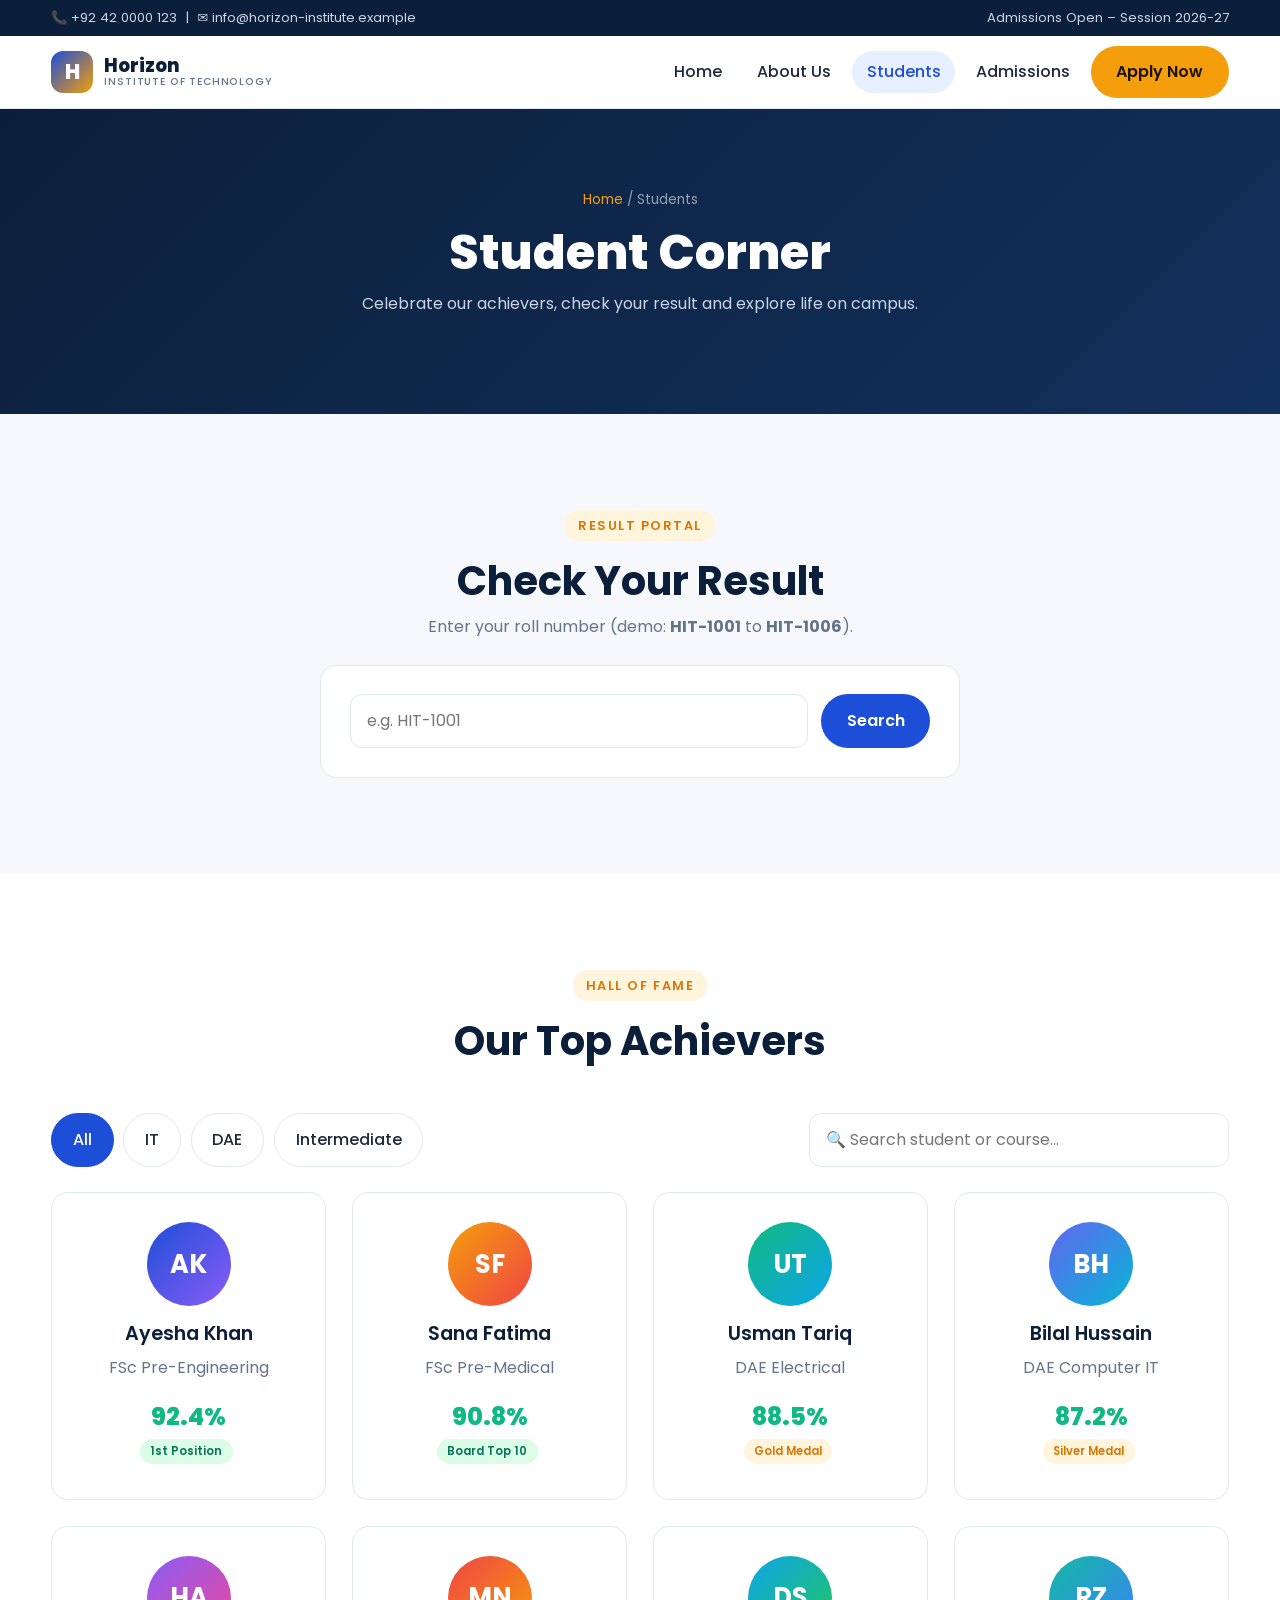
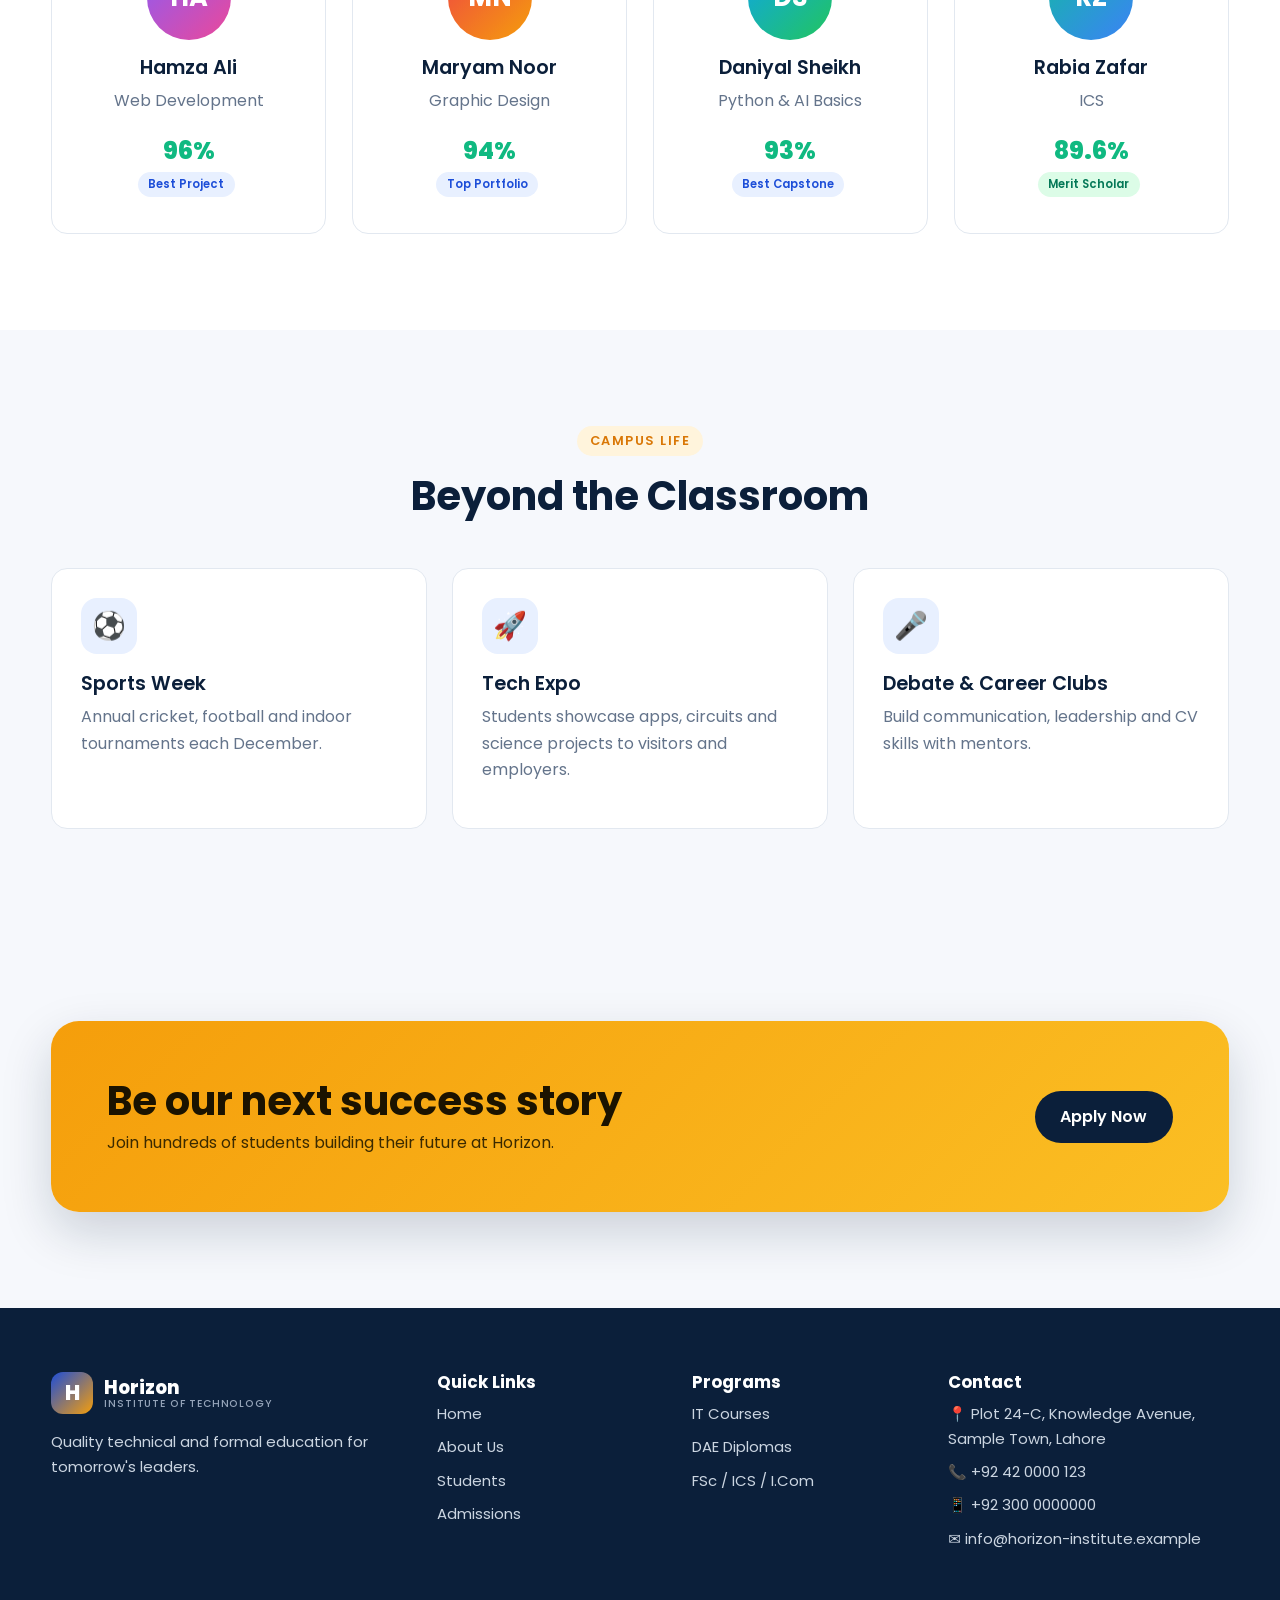
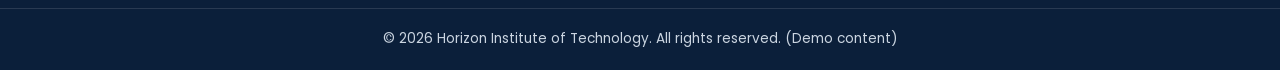
<file: students.html>
<!DOCTYPE html>
<html lang="en">
<head>
  <meta charset="UTF-8">
  <meta name="viewport" content="width=device-width, initial-scale=1">
  <title>Students | Horizon Institute of Technology</title>
  <meta name="description" content="Meet our top students, check results and explore student life at Horizon Institute of Technology.">
  <link rel="preconnect" href="https://fonts.googleapis.com">
  <link rel="preconnect" href="https://fonts.gstatic.com" crossorigin>
  <link href="https://fonts.googleapis.com/css2?family=Poppins:wght@400;500;600;700;800&display=swap" rel="stylesheet">
  <link rel="stylesheet" href="style.css">
</head>
<body>

<div class="topbar"><div class="container">
  <span>📞 <a href="tel:+920420000123">+92 42 0000 123</a> &nbsp;|&nbsp; ✉️ <a href="mailto:info@horizon-institute.example">info@horizon-institute.example</a></span>
  <span>Admissions Open – Session 2026-27</span>
</div></div>

<header class="site-header"><div class="container nav">
  <a class="brand" href="index.html"><span class="logo">H</span><span>Horizon<small>Institute of Technology</small></span></a>
  <button class="nav-toggle" aria-label="Toggle menu" aria-expanded="false" aria-controls="menu"><span></span></button>
  <nav id="menu" aria-label="Main">
    <a href="index.html">Home</a>
    <a href="about.html">About Us</a>
    <a href="students.html">Students</a>
    <a href="admissions.html">Admissions</a>
    <a class="btn btn-accent" href="admissions.html">Apply Now</a>
  </nav>
</div></header>

<main>
<section class="page-hero"><div class="container">
  <div class="crumbs"><a href="index.html">Home</a> / Students</div>
  <h1>Student Corner</h1>
  <p>Celebrate our achievers, check your result and explore life on campus.</p>
</div></section>

<!-- Result lookup -->
<section class="section">
  <div class="container result-box">
    <div class="section-head reveal" style="margin-bottom:1.5rem"><span class="eyebrow">Result Portal</span><h2>Check Your Result</h2><p>Enter your roll number (demo: <b>HIT-1001</b> to <b>HIT-1006</b>).</p></div>
    <form id="resultForm" class="card" style="display:flex;gap:.8rem;flex-wrap:wrap">
      <input id="roll" type="text" placeholder="e.g. HIT-1001" required style="flex:1 1 200px" aria-label="Roll number">
      <button class="btn" type="submit">Search</button>
    </form>
    <div id="resultOut" aria-live="polite"></div>
  </div>
</section>

<!-- Toppers -->
<section class="section alt">
  <div class="container">
    <div class="section-head reveal"><span class="eyebrow">Hall of Fame</span><h2>Our Top Achievers</h2></div>
    <div class="toolbar">
      <div class="tabs" data-filter-group="#studentGrid" style="margin:0;justify-content:flex-start">
        <button class="tab active" data-cat="all">All</button>
        <button class="tab" data-cat="it">IT</button>
        <button class="tab" data-cat="dae">DAE</button>
        <button class="tab" data-cat="inter">Intermediate</button>
      </div>
      <input class="search" id="studentSearch" type="search" placeholder="🔍 Search student or course..." aria-label="Search students">
    </div>
    <div class="grid g4" id="studentGrid">
      <div class="card student" data-cat="inter"><div class="avatar">AK</div><h3>Ayesha Khan</h3><p>FSc Pre-Engineering</p><div class="score">92.4%</div><span class="tag green">1st Position</span></div>
      <div class="card student" data-cat="inter"><div class="avatar" style="background:linear-gradient(135deg,#f59e0b,#ef4444)">SF</div><h3>Sana Fatima</h3><p>FSc Pre-Medical</p><div class="score">90.8%</div><span class="tag green">Board Top 10</span></div>
      <div class="card student" data-cat="dae"><div class="avatar" style="background:linear-gradient(135deg,#10b981,#0ea5e9)">UT</div><h3>Usman Tariq</h3><p>DAE Electrical</p><div class="score">88.5%</div><span class="tag amber">Gold Medal</span></div>
      <div class="card student" data-cat="dae"><div class="avatar" style="background:linear-gradient(135deg,#6366f1,#06b6d4)">BH</div><h3>Bilal Hussain</h3><p>DAE Computer IT</p><div class="score">87.2%</div><span class="tag amber">Silver Medal</span></div>
      <div class="card student" data-cat="it"><div class="avatar" style="background:linear-gradient(135deg,#8b5cf6,#ec4899)">HA</div><h3>Hamza Ali</h3><p>Web Development</p><div class="score">96%</div><span class="tag">Best Project</span></div>
      <div class="card student" data-cat="it"><div class="avatar" style="background:linear-gradient(135deg,#ef4444,#f59e0b)">MN</div><h3>Maryam Noor</h3><p>Graphic Design</p><div class="score">94%</div><span class="tag">Top Portfolio</span></div>
      <div class="card student" data-cat="it"><div class="avatar" style="background:linear-gradient(135deg,#0ea5e9,#22c55e)">DS</div><h3>Daniyal Sheikh</h3><p>Python & AI Basics</p><div class="score">93%</div><span class="tag">Best Capstone</span></div>
      <div class="card student" data-cat="inter"><div class="avatar" style="background:linear-gradient(135deg,#14b8a6,#3b82f6)">RZ</div><h3>Rabia Zafar</h3><p>ICS</p><div class="score">89.6%</div><span class="tag green">Merit Scholar</span></div>
    </div>
  </div>
</section>

<!-- Student life -->
<section class="section">
  <div class="container">
    <div class="section-head reveal"><span class="eyebrow">Campus Life</span><h2>Beyond the Classroom</h2></div>
    <div class="grid g3">
      <div class="card reveal"><div class="icon">⚽</div><h3>Sports Week</h3><p>Annual cricket, football and indoor tournaments each December.</p></div>
      <div class="card reveal"><div class="icon">🚀</div><h3>Tech Expo</h3><p>Students showcase apps, circuits and science projects to visitors and employers.</p></div>
      <div class="card reveal"><div class="icon">🎤</div><h3>Debate & Career Clubs</h3><p>Build communication, leadership and CV skills with mentors.</p></div>
    </div>
  </div>
</section>

<section class="section"><div class="container"><div class="cta reveal">
  <div><h2>Be our next success story</h2><p>Join hundreds of students building their future at Horizon.</p></div>
  <a class="btn" href="admissions.html">Apply Now</a>
</div></div></section>
</main>

<footer>
  <div class="container foot-grid">
    <div>
      <a class="brand" href="index.html" style="color:#fff"><span class="logo">H</span><span>Horizon<small style="color:#94a3b8">Institute of Technology</small></span></a>
      <p style="margin-top:1rem">Quality technical and formal education for tomorrow's leaders.</p>
    </div>
    <div><h4>Quick Links</h4><ul><li><a href="index.html">Home</a></li><li><a href="about.html">About Us</a></li><li><a href="students.html">Students</a></li><li><a href="admissions.html">Admissions</a></li></ul></div>
    <div><h4>Programs</h4><ul><li><a href="admissions.html?program=IT%20Course">IT Courses</a></li><li><a href="admissions.html?program=DAE">DAE Diplomas</a></li><li><a href="admissions.html?program=Intermediate">FSc / ICS / I.Com</a></li></ul></div>
    <div><h4>Contact</h4><ul><li>📍 Plot 24-C, Knowledge Avenue, Sample Town, Lahore</li><li>📞 +92 42 0000 123</li><li>📱 +92 300 0000000</li><li>✉️ info@horizon-institute.example</li></ul></div>
  </div>
  <div class="copy">© <span class="year">2026</span> Horizon Institute of Technology. All rights reserved. (Demo content)</div>
</footer>
<button class="to-top" aria-label="Back to top">↑</button>
<script src="main.js" defer></script>
</body>
</html>
</file>
<file: style.css>
/* ==========================================================
   Horizon Institute of Technology - Main Stylesheet
   Mobile-first, responsive, no framework required
   ========================================================== */
:root {
  --navy: #0b1f3a;
  --navy-2: #12305c;
  --blue: #1d4ed8;
  --sky: #e8f0ff;
  --amber: #f59e0b;
  --amber-dark: #d97706;
  --green: #10b981;
  --ink: #1e293b;
  --muted: #64748b;
  --line: #e2e8f0;
  --bg: #f6f8fc;
  --white: #fff;
  --radius: 16px;
  --shadow: 0 10px 30px rgba(11, 31, 58, .10);
  --shadow-lg: 0 20px 50px rgba(11, 31, 58, .18);
  --ease: cubic-bezier(.2, .8, .2, 1);
}

*, *::before, *::after { box-sizing: border-box; }
html { scroll-behavior: smooth; }
body {
  margin: 0; font-family: 'Poppins', system-ui, -apple-system, 'Segoe UI', sans-serif;
  color: var(--ink); background: var(--bg); line-height: 1.65; -webkit-font-smoothing: antialiased;
}
img { max-width: 100%; display: block; }
a { color: var(--blue); text-decoration: none; }
h1, h2, h3, h4 { line-height: 1.2; margin: 0 0 .6rem; color: var(--navy); }
h1 { font-size: clamp(2.1rem, 5vw, 3.6rem); font-weight: 800; }
h2 { font-size: clamp(1.7rem, 3.4vw, 2.5rem); font-weight: 700; }
h3 { font-size: 1.2rem; font-weight: 600; }
p { margin: 0 0 1rem; color: var(--muted); }
.container { width: min(1180px, 92%); margin-inline: auto; }
.section { padding: clamp(3.5rem, 8vw, 6rem) 0; }
.section.alt { background: var(--white); }
.section.dark { background: linear-gradient(135deg, var(--navy), var(--navy-2)); color: #fff; }
.section.dark h2, .section.dark h3 { color: #fff; }
.section.dark p { color: #cbd5e1; }
.center { text-align: center; }
.eyebrow {
  display: inline-block; font-size: .8rem; font-weight: 600; letter-spacing: .12em; text-transform: uppercase;
  color: var(--amber-dark); background: #fff4dc; padding: .3rem .8rem; border-radius: 99px; margin-bottom: 1rem;
}
.section-head { max-width: 680px; margin: 0 auto 3rem; text-align: center; }

/* ---------- Buttons ---------- */
.btn {
  display: inline-flex; align-items: center; gap: .5rem; border: 0; cursor: pointer; font: inherit; font-weight: 600;
  padding: .8rem 1.6rem; border-radius: 99px; transition: transform .25s var(--ease), box-shadow .25s var(--ease), background .25s;
  background: var(--blue); color: #fff;
}
.btn:hover { transform: translateY(-3px); box-shadow: 0 10px 22px rgba(29, 78, 216, .35); }
.btn-accent { background: var(--amber); color: #1b1300; }
.btn-accent:hover { background: var(--amber-dark); box-shadow: 0 10px 22px rgba(245, 158, 11, .4); }
.btn-ghost { background: transparent; border: 2px solid rgba(255, 255, 255, .6); color: #fff; }
.btn-ghost:hover { background: #fff; color: var(--navy); box-shadow: none; }
.btn-outline { background: transparent; color: var(--blue); border: 2px solid var(--blue); }
.btn-outline:hover { background: var(--blue); color: #fff; }

/* ---------- Top bar & header ---------- */
.topbar { background: var(--navy); color: #cbd5e1; font-size: .82rem; padding: .45rem 0; }
.topbar .container { display: flex; justify-content: space-between; gap: 1rem; flex-wrap: wrap; }
.topbar a { color: #cbd5e1; }
.topbar a:hover { color: var(--amber); }
.site-header { position: sticky; top: 0; z-index: 100; background: rgba(255, 255, 255, .92); backdrop-filter: blur(12px); border-bottom: 1px solid var(--line); transition: box-shadow .3s; }
.site-header.scrolled { box-shadow: var(--shadow); }
.nav { display: flex; align-items: center; justify-content: space-between; height: 72px; }
.brand { display: flex; align-items: center; gap: .7rem; font-weight: 800; color: var(--navy); font-size: 1.15rem; line-height: 1.1; }
.brand small { display: block; font-size: .65rem; font-weight: 500; color: var(--muted); letter-spacing: .08em; text-transform: uppercase; }
.logo { width: 42px; height: 42px; border-radius: 12px; display: grid; place-items: center; background: linear-gradient(135deg, var(--blue), var(--amber)); color: #fff; font-weight: 800; font-size: 1.3rem; }
#menu { display: flex; align-items: center; gap: .4rem; }
#menu a:not(.btn) { color: var(--ink); font-weight: 500; padding: .5rem .9rem; border-radius: 99px; transition: background .2s, color .2s; }
#menu a:not(.btn):hover, #menu a.active { background: var(--sky); color: var(--blue); }
.nav-toggle { display: none; background: none; border: 0; width: 44px; height: 44px; cursor: pointer; position: relative; }
.nav-toggle span, .nav-toggle span::before, .nav-toggle span::after { position: absolute; left: 10px; width: 24px; height: 2.5px; background: var(--navy); border-radius: 2px; transition: .3s var(--ease); content: ""; }
.nav-toggle span { top: 21px; }
.nav-toggle span::before { left: 0; top: -7px; }
.nav-toggle span::after { left: 0; top: 7px; }
.nav-toggle[aria-expanded="true"] span { background: transparent; }
.nav-toggle[aria-expanded="true"] span::before { top: 0; transform: rotate(45deg); }
.nav-toggle[aria-expanded="true"] span::after { top: 0; transform: rotate(-45deg); }

/* ---------- Hero ---------- */
.hero { position: relative; overflow: hidden; color: #fff; padding: clamp(4rem, 10vw, 8rem) 0 clamp(5rem, 11vw, 9rem); background: radial-gradient(circle at 80% 20%, #2748a8 0, transparent 45%), linear-gradient(135deg, var(--navy), #163b73); }
.hero::after { content: ""; position: absolute; inset: 0; background-image: radial-gradient(rgba(255, 255, 255, .08) 1px, transparent 1px); background-size: 28px 28px; pointer-events: none; }
.hero .container { position: relative; z-index: 1; display: grid; gap: 3rem; grid-template-columns: 1.15fr .85fr; align-items: center; }
.hero h1 { color: #fff; }
.hero h1 em { font-style: normal; color: var(--amber); }
.hero p { color: #cbd5e1; font-size: 1.1rem; max-width: 560px; }
.hero-cta { display: flex; gap: 1rem; flex-wrap: wrap; margin-top: 1.8rem; }
.hero-card { background: rgba(255, 255, 255, .1); border: 1px solid rgba(255, 255, 255, .2); backdrop-filter: blur(10px); border-radius: 24px; padding: 2rem; box-shadow: var(--shadow-lg); animation: float 6s ease-in-out infinite; }
.hero-card h3 { color: #fff; margin-bottom: 1rem; }
.hero-card ul { list-style: none; padding: 0; margin: 0 0 1.4rem; }
.hero-card li { display: flex; justify-content: space-between; padding: .65rem 0; border-bottom: 1px dashed rgba(255, 255, 255, .25); color: #e2e8f0; font-size: .95rem; }
.hero-card li b { color: var(--amber); }
.blob { position: absolute; border-radius: 50%; filter: blur(60px); opacity: .35; }
.blob.a { width: 340px; height: 340px; background: var(--amber); top: -120px; left: -80px; animation: float 9s ease-in-out infinite; }
.blob.b { width: 300px; height: 300px; background: #3b82f6; bottom: -120px; right: 10%; animation: float 11s ease-in-out infinite reverse; }
@keyframes float { 50% { transform: translateY(-14px); } }

.page-hero { padding: clamp(3rem, 7vw, 5rem) 0; background: linear-gradient(135deg, var(--navy), var(--navy-2)); color: #fff; text-align: center; position: relative; overflow: hidden; }
.page-hero h1 { color: #fff; font-size: clamp(2rem, 4.5vw, 3rem); }
.page-hero p { color: #cbd5e1; max-width: 620px; margin-inline: auto; }
.crumbs { font-size: .85rem; color: #94a3b8; margin-bottom: .8rem; }
.crumbs a { color: var(--amber); }

/* ---------- Stats strip ---------- */
.stats { margin-top: -3.2rem; position: relative; z-index: 5; }
.stats-grid { display: grid; grid-template-columns: repeat(4, 1fr); background: #fff; border-radius: var(--radius); box-shadow: var(--shadow-lg); overflow: hidden; }
.stat { padding: 1.8rem 1rem; text-align: center; border-right: 1px solid var(--line); }
.stat:last-child { border-right: 0; }
.stat b { display: block; font-size: 2.3rem; color: var(--blue); font-weight: 800; line-height: 1.1; }
.stat span { color: var(--muted); font-size: .9rem; }

/* ---------- Cards & grids ---------- */
.grid { display: grid; gap: 1.6rem; }
.g2 { grid-template-columns: repeat(2, 1fr); }
.g3 { grid-template-columns: repeat(3, 1fr); }
.g4 { grid-template-columns: repeat(4, 1fr); }
.card { background: #fff; border: 1px solid var(--line); border-radius: var(--radius); padding: 1.8rem; transition: transform .3s var(--ease), box-shadow .3s var(--ease), border-color .3s; }
.card:hover { transform: translateY(-8px); box-shadow: var(--shadow-lg); border-color: transparent; }
.icon { width: 56px; height: 56px; border-radius: 16px; display: grid; place-items: center; font-size: 1.7rem; background: var(--sky); margin-bottom: 1.1rem; }
.tag { display: inline-block; font-size: .72rem; font-weight: 600; padding: .2rem .65rem; border-radius: 99px; background: var(--sky); color: var(--blue); margin: 0 .3rem .4rem 0; }
.tag.amber { background: #fff4dc; color: var(--amber-dark); }
.tag.green { background: #dcfce7; color: #047857; }
.meta { display: flex; justify-content: space-between; margin-top: 1rem; padding-top: 1rem; border-top: 1px solid var(--line); font-size: .88rem; color: var(--muted); }

/* ---------- Filter tabs ---------- */
.tabs { display: flex; gap: .6rem; justify-content: center; flex-wrap: wrap; margin-bottom: 2.2rem; }
.tab { border: 1.5px solid var(--line); background: #fff; font: inherit; font-weight: 500; padding: .55rem 1.3rem; border-radius: 99px; cursor: pointer; color: var(--ink); transition: .25s; }
.tab:hover { border-color: var(--blue); color: var(--blue); }
.tab.active { background: var(--blue); border-color: var(--blue); color: #fff; }
.hide { display: none !important; }
.fade-in { animation: fadeIn .5s var(--ease) both; }
@keyframes fadeIn { from { opacity: 0; transform: translateY(14px); } }

/* ---------- Split / feature ---------- */
.split { display: grid; grid-template-columns: 1fr 1fr; gap: 3.5rem; align-items: center; }
.visual { border-radius: 24px; min-height: 380px; background: linear-gradient(135deg, var(--blue), #6366f1); position: relative; box-shadow: var(--shadow-lg); display: grid; place-items: center; font-size: 6rem; color: #fff; overflow: hidden; }
.visual::after { content: ""; position: absolute; width: 260px; height: 260px; border-radius: 50%; background: var(--amber); opacity: .25; bottom: -80px; right: -60px; }
.visual.v2 { background: linear-gradient(135deg, #0f766e, #10b981); }
.checks { list-style: none; padding: 0; margin: 1.2rem 0 1.8rem; }
.checks li { padding-left: 2rem; position: relative; margin-bottom: .7rem; color: var(--ink); }
.checks li::before { content: "✓"; position: absolute; left: 0; top: 2px; width: 1.4rem; height: 1.4rem; border-radius: 50%; background: #dcfce7; color: #047857; display: grid; place-items: center; font-size: .8rem; font-weight: 700; }

/* ---------- Testimonials ---------- */
.slider { max-width: 760px; margin: 0 auto; position: relative; }
.slide { display: none; text-align: center; }
.slide.active { display: block; animation: fadeIn .6s var(--ease); }
.slide blockquote { margin: 0 0 1.4rem; font-size: 1.2rem; color: #e2e8f0; font-style: italic; }
.slide cite { font-style: normal; font-weight: 600; color: var(--amber); }
.slide small { display: block; color: #94a3b8; }
.dots { display: flex; justify-content: center; gap: .5rem; margin-top: 1.6rem; }
.dots button { width: 11px; height: 11px; border-radius: 50%; border: 0; background: rgba(255, 255, 255, .3); cursor: pointer; padding: 0; transition: .3s; }
.dots button.active { width: 30px; border-radius: 99px; background: var(--amber); }

/* ---------- CTA banner ---------- */
.cta { background: linear-gradient(135deg, var(--amber), #fbbf24); border-radius: 28px; padding: clamp(2rem, 5vw, 3.5rem); display: flex; align-items: center; justify-content: space-between; gap: 2rem; flex-wrap: wrap; box-shadow: var(--shadow-lg); }
.cta h2 { margin: 0; color: #1b1300; }
.cta p { margin: .3rem 0 0; color: #3b2a00; }
.cta .btn { background: var(--navy); color: #fff; }

/* ---------- Forms ---------- */
.form-wrap { display: grid; grid-template-columns: 1.4fr .8fr; gap: 2rem; align-items: start; }
form.card:hover { transform: none; box-shadow: var(--shadow); }
.form-grid { display: grid; grid-template-columns: 1fr 1fr; gap: 1.1rem; }
.field { display: flex; flex-direction: column; gap: .35rem; }
.field.full { grid-column: 1 / -1; }
label { font-size: .88rem; font-weight: 600; color: var(--navy); }
input, select, textarea { font: inherit; padding: .8rem 1rem; border: 1.5px solid var(--line); border-radius: 12px; background: #fff; color: var(--ink); transition: border-color .2s, box-shadow .2s; width: 100%; }
input:focus, select:focus, textarea:focus { outline: none; border-color: var(--blue); box-shadow: 0 0 0 4px rgba(29, 78, 216, .12); }
.field.invalid input, .field.invalid select { border-color: #ef4444; }
.err { font-size: .78rem; color: #dc2626; min-height: 1em; }
.alert { padding: 1rem 1.2rem; border-radius: 12px; margin-top: 1.2rem; font-weight: 500; }
.alert.ok { background: #dcfce7; color: #065f46; }
.alert.bad { background: #fee2e2; color: #991b1b; }
.side-box { background: var(--navy); color: #fff; border-radius: var(--radius); padding: 1.8rem; }
.side-box h3 { color: #fff; }
.side-box p, .side-box li { color: #cbd5e1; }
.side-box ul { padding-left: 1.2rem; }

/* ---------- Steps ---------- */
.steps { counter-reset: s; display: grid; grid-template-columns: repeat(4, 1fr); gap: 1.4rem; }
.step { counter-increment: s; background: #fff; border-radius: var(--radius); padding: 1.8rem 1.4rem; border: 1px solid var(--line); position: relative; }
.step::before { content: counter(s); position: absolute; top: -18px; left: 1.4rem; width: 38px; height: 38px; border-radius: 50%; background: var(--amber); color: #1b1300; display: grid; place-items: center; font-weight: 700; }

/* ---------- Table ---------- */
.table-wrap { overflow-x: auto; background: #fff; border-radius: var(--radius); border: 1px solid var(--line); }
table { width: 100%; border-collapse: collapse; min-width: 560px; }
th, td { padding: .95rem 1.2rem; text-align: left; border-bottom: 1px solid var(--line); font-size: .93rem; }
th { background: var(--sky); color: var(--navy); font-weight: 600; }
tr:last-child td { border-bottom: 0; }
tbody tr:hover { background: #f8fafc; }

/* ---------- Accordion ---------- */
.acc-item { background: #fff; border: 1px solid var(--line); border-radius: 14px; margin-bottom: .8rem; overflow: hidden; }
.acc-btn { width: 100%; text-align: left; background: none; border: 0; font: inherit; font-weight: 600; color: var(--navy); padding: 1.1rem 1.4rem; cursor: pointer; display: flex; justify-content: space-between; align-items: center; }
.acc-btn::after { content: "+"; font-size: 1.4rem; color: var(--blue); transition: transform .3s; }
.acc-btn[aria-expanded="true"]::after { transform: rotate(45deg); }
.acc-panel { max-height: 0; overflow: hidden; transition: max-height .35s var(--ease); }
.acc-panel p { padding: 0 1.4rem 1.2rem; margin: 0; }

/* ---------- Students page ---------- */
.toolbar { display: flex; gap: 1rem; flex-wrap: wrap; justify-content: space-between; margin-bottom: 1.6rem; }
.search { flex: 1 1 260px; max-width: 420px; }
.student { text-align: center; }
.avatar { width: 84px; height: 84px; border-radius: 50%; margin: 0 auto 1rem; display: grid; place-items: center; font-weight: 700; font-size: 1.6rem; color: #fff; background: linear-gradient(135deg, var(--blue), #8b5cf6); }
.score { font-size: 1.5rem; font-weight: 800; color: var(--green); }
.result-box { max-width: 640px; margin: 0 auto; }
.result-card { margin-top: 1.4rem; background: #fff; border-radius: var(--radius); border: 1px solid var(--line); padding: 1.6rem; animation: fadeIn .5s var(--ease); }
.result-card .row { display: flex; justify-content: space-between; padding: .5rem 0; border-bottom: 1px dashed var(--line); }
.result-card .row:last-child { border: 0; }

/* ---------- Timeline ---------- */
.timeline { position: relative; max-width: 760px; margin: 0 auto; padding-left: 2rem; border-left: 3px solid var(--line); }
.tl { position: relative; margin-bottom: 2rem; }
.tl::before { content: ""; position: absolute; left: -2.55rem; top: .3rem; width: 18px; height: 18px; border-radius: 50%; background: var(--amber); border: 4px solid #fff; box-shadow: 0 0 0 2px var(--amber); }
.tl b { color: var(--blue); }

/* ---------- Footer ---------- */
footer { background: var(--navy); color: #cbd5e1; padding: 4rem 0 0; }
footer h4 { color: #fff; font-size: 1.05rem; }
footer p, footer li, footer a { color: #cbd5e1; font-size: .93rem; }
footer a:hover { color: var(--amber); }
footer ul { list-style: none; padding: 0; margin: 0; }
footer li { margin-bottom: .55rem; }
.foot-grid { display: grid; grid-template-columns: 1.6fr 1fr 1fr 1.3fr; gap: 2.5rem; padding-bottom: 3rem; }
.copy { border-top: 1px solid rgba(255, 255, 255, .12); padding: 1.2rem 0; font-size: .85rem; text-align: center; }
.to-top { position: fixed; right: 1.2rem; bottom: 1.2rem; width: 48px; height: 48px; border-radius: 50%; border: 0; background: var(--amber); color: #1b1300; font-size: 1.3rem; cursor: pointer; box-shadow: var(--shadow-lg); opacity: 0; pointer-events: none; transform: translateY(20px); transition: .3s var(--ease); z-index: 90; }
.to-top.show { opacity: 1; pointer-events: auto; transform: none; }

/* ---------- Reveal on scroll ---------- */
.reveal { opacity: 0; transform: translateY(30px); transition: opacity .8s var(--ease), transform .8s var(--ease); }
.reveal.in { opacity: 1; transform: none; }

/* ---------- Responsive ---------- */
@media (max-width: 1024px) {
  .g4, .steps { grid-template-columns: repeat(2, 1fr); }
  .g3 { grid-template-columns: repeat(2, 1fr); }
  .foot-grid { grid-template-columns: 1fr 1fr; }
}
@media (max-width: 860px) {
  .nav-toggle { display: block; }
  #menu { position: absolute; top: 72px; left: 0; right: 0; flex-direction: column; align-items: stretch; background: #fff; padding: 1rem 4%; border-bottom: 1px solid var(--line); box-shadow: var(--shadow); clip-path: inset(0 0 100% 0); visibility: hidden; transition: clip-path .4s var(--ease), visibility .4s; }
  #menu.open { clip-path: inset(0 0 0 0); visibility: visible; }
  #menu a:not(.btn) { padding: .8rem 1rem; }
  #menu .btn { justify-content: center; margin-top: .5rem; }
  .hero .container, .split, .form-wrap { grid-template-columns: 1fr; }
  .visual { min-height: 260px; }
  .stats-grid { grid-template-columns: repeat(2, 1fr); }
  .stat:nth-child(2) { border-right: 0; }
  .stat:nth-child(-n+2) { border-bottom: 1px solid var(--line); }
}
@media (max-width: 600px) {
  .g2, .g3, .g4, .steps, .form-grid, .foot-grid { grid-template-columns: 1fr; }
  .topbar .container { justify-content: center; text-align: center; }
  .cta { text-align: center; justify-content: center; }
}
@media (prefers-reduced-motion: reduce) {
  *, *::before, *::after { animation: none !important; transition: none !important; scroll-behavior: auto !important; }
  .reveal { opacity: 1; transform: none; }
}
</file>
